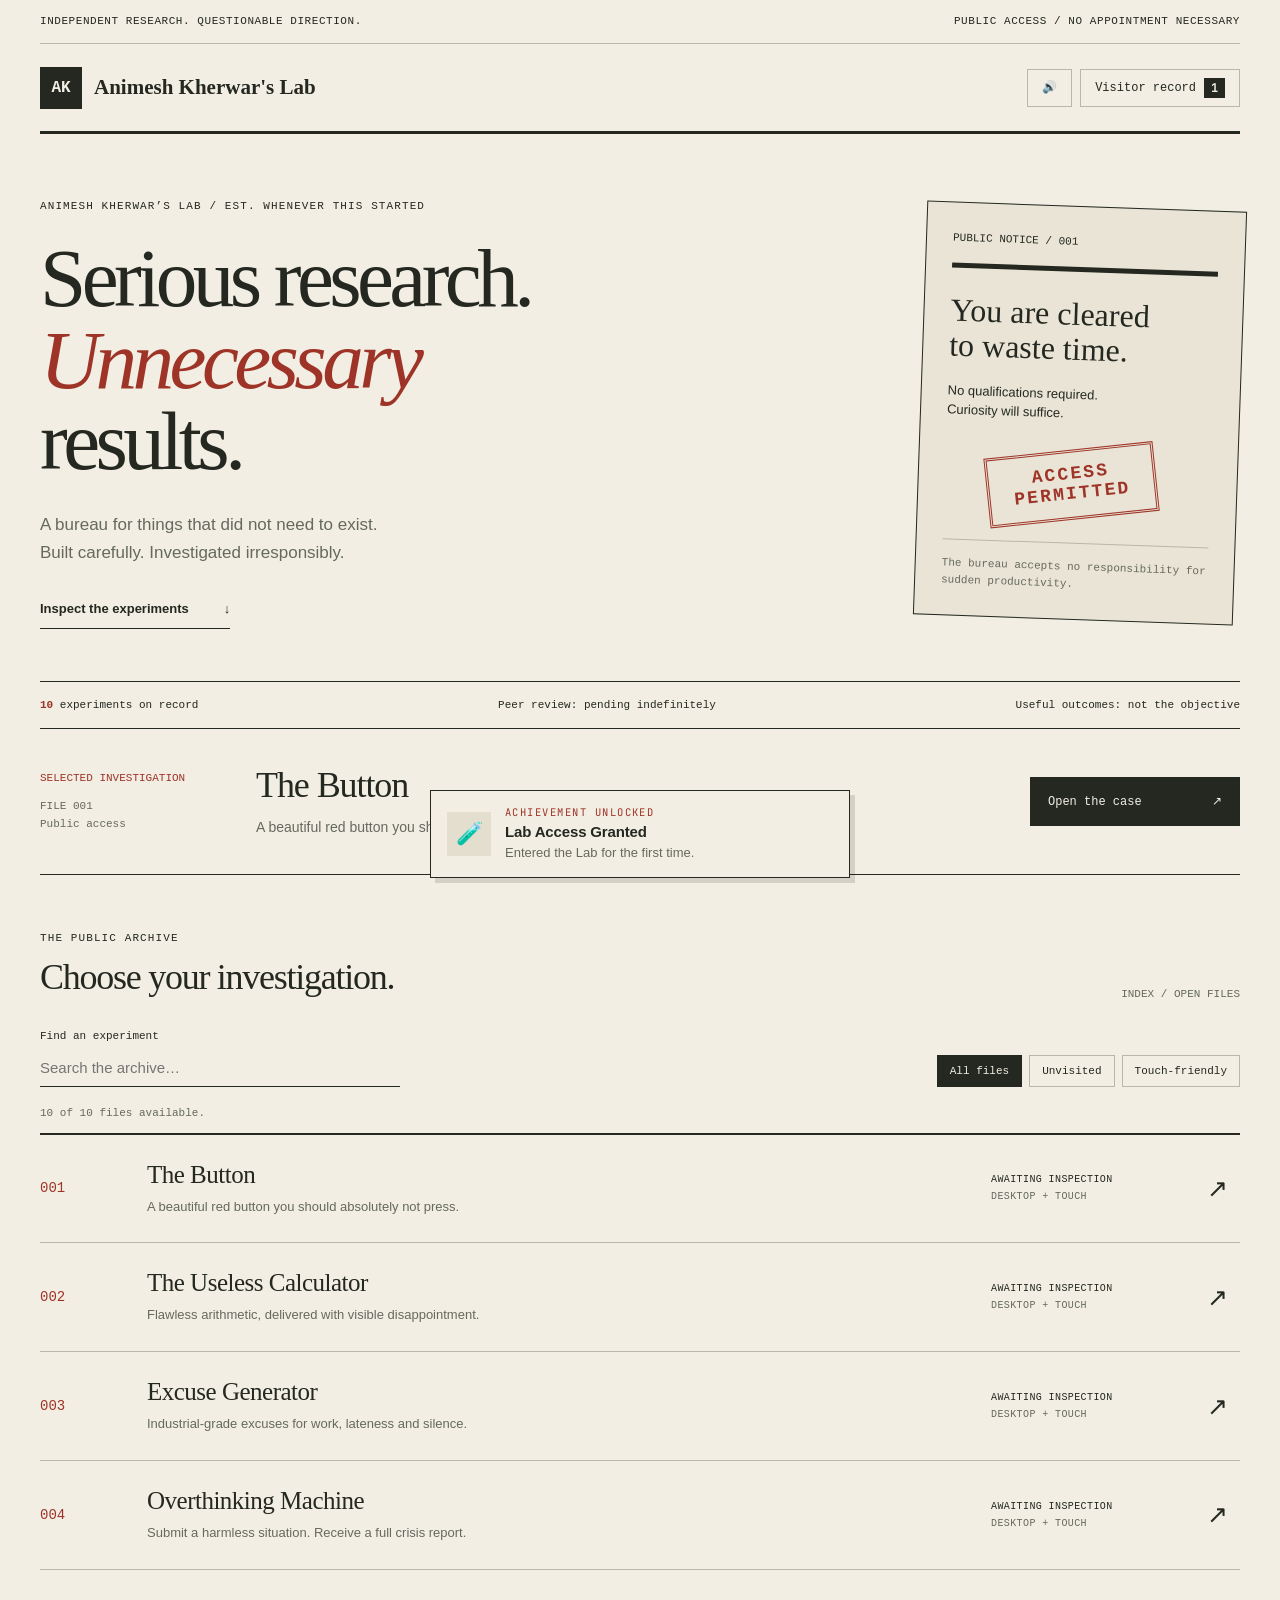
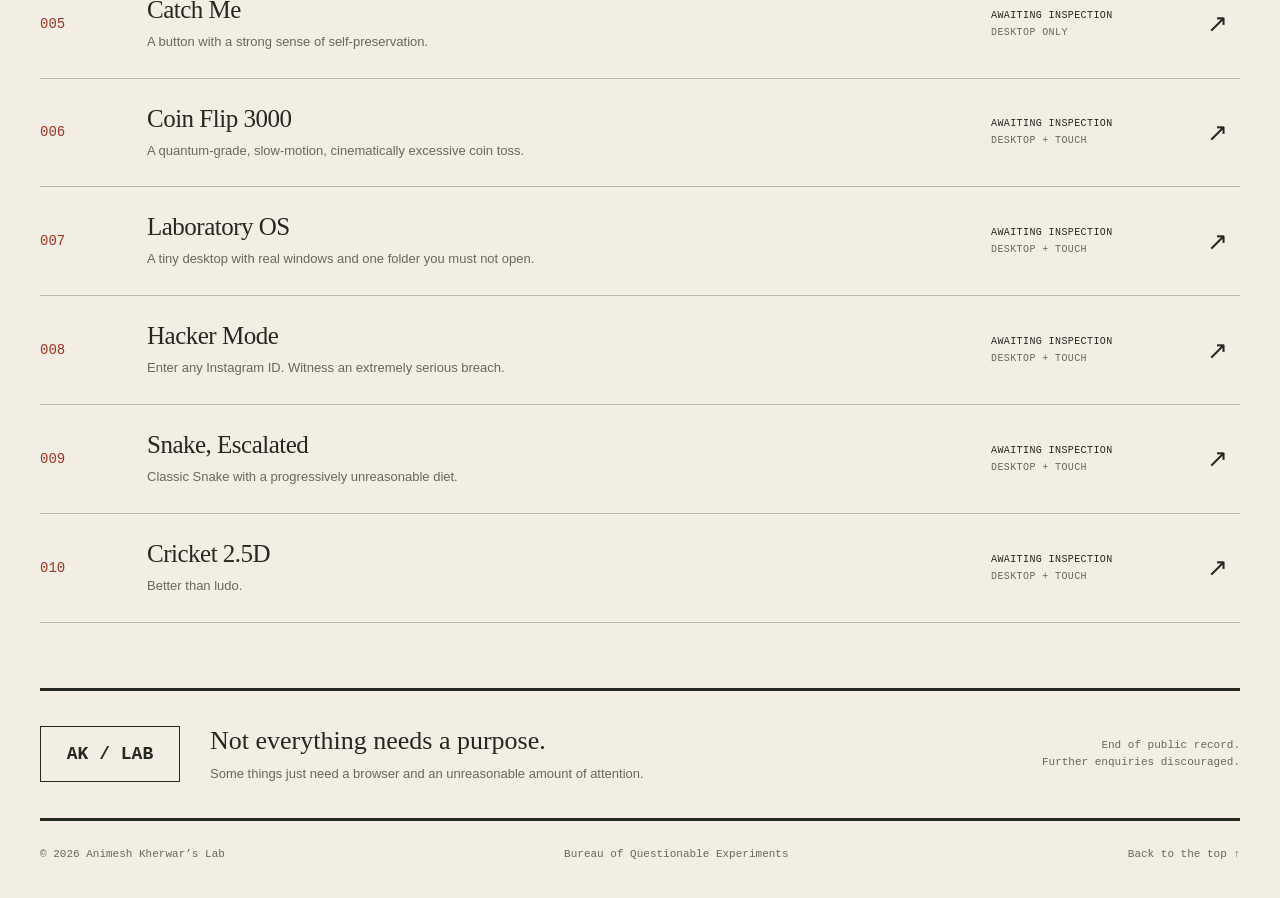
<file: index.html>
<!doctype html>
<html lang="en">
<head>
<meta charset="utf-8"><meta name="viewport" content="width=device-width, initial-scale=1, viewport-fit=cover">
<title>Animesh Kherwar’s Lab · Bureau of Questionable Experiments</title>
<meta name="description" content="An independent bureau for experiments of questionable usefulness. Public access permitted. Productive outcomes not guaranteed.">
<meta name="theme-color" content="#f2eee3">
<meta property="og:title" content="Animesh Kherwar’s Lab"><meta property="og:description" content="Bureau of Questionable Experiments. Public access permitted.">
<link rel="stylesheet" href="assets/css/lab.css"><link rel="stylesheet" href="assets/css/bureau.css">
</head>
<body class="bureau" data-root="./">
<!-- BOC - Bureau redesign - Animesh - 03.11.2026 -->
<a class="skip-link" href="#main">Skip to experiments</a>
<div class="bureau-topline"><span>Independent research. Questionable direction.</span><span>Public access / No appointment necessary</span></div>
<div data-lab-header></div>
<main id="main" class="bureau-main">
<section class="bureau-intro" aria-labelledby="bureau-title">
<div class="intro-copy"><p class="bureau-kicker">Animesh Kherwar’s Lab / Est. whenever this started</p>
<h1 id="bureau-title">Serious research.<br><em>Unnecessary</em><br>results.</h1>
<p class="bureau-deck">A bureau for things that did not need to exist.<br>Built carefully. Investigated irresponsibly.</p>
<a class="bureau-link" href="#experiments">Inspect the experiments <span aria-hidden="true">↓</span></a></div>
<aside class="bureau-notice" aria-label="Public notice"><div class="notice-number">PUBLIC NOTICE / 001</div><div class="notice-rule"></div><p class="notice-title">You are cleared<br>to waste time.</p><p>No qualifications required.<br>Curiosity will suffice.</p><div class="notice-stamp">ACCESS<br>PERMITTED</div><p class="notice-small">The bureau accepts no responsibility for sudden productivity.</p></aside>
</section>
<div class="bureau-ledger"><span><b data-bureau-count>—</b> experiments on record</span><span>Peer review: pending indefinitely</span><span>Useful outcomes: not the objective</span></div>
<section class="bureau-feature" data-bureau-feature aria-label="Featured experiment" hidden></section>
<section id="experiments" class="bureau-directory" aria-labelledby="directory-title">
<div class="directory-heading"><div><p class="bureau-kicker">The public archive</p><h2 id="directory-title">Choose your investigation.</h2></div><span class="directory-ref">INDEX / OPEN FILES</span></div>
<div class="directory-tools"><label class="bureau-search">Find an experiment<input type="search" data-bureau-search placeholder="Search the archive…" autocomplete="off"></label><div class="bureau-filters" role="group" aria-label="Filter experiments"><button type="button" data-filter="all" aria-pressed="true">All files</button><button type="button" data-filter="unvisited" aria-pressed="false">Unvisited</button><button type="button" data-filter="touch" aria-pressed="false">Touch-friendly</button></div></div>
<p class="directory-result" data-bureau-result role="status" aria-live="polite"></p>
<div class="bureau-files" data-bureau-files></div><p class="bureau-empty" data-bureau-empty hidden>No files match this enquiry. Try a less specific suspicion.</p>
<noscript><p>This archive needs JavaScript to list the experiments. Please enable it to continue.</p></noscript>
</section>
<section class="bureau-colophon"><span class="colophon-mark" aria-hidden="true">AK / LAB</span><div><h2>Not everything needs a purpose.</h2><p>Some things just need a browser and an unreasonable amount of attention.</p></div><span class="colophon-note">End of public record.<br>Further enquiries discouraged.</span></section>
</main>
<footer class="bureau-footer"><span>© <span data-year></span> Animesh Kherwar’s Lab</span><span>Bureau of Questionable Experiments</span><a href="#main">Back to the top ↑</a></footer>
<script src="assets/js/registry.js"></script><script src="assets/js/lab.js"></script><script src="assets/js/bureau.js"></script>
<!-- EOC - Bureau redesign - Animesh - 03.11.2026 -->
</body></html>
</file>
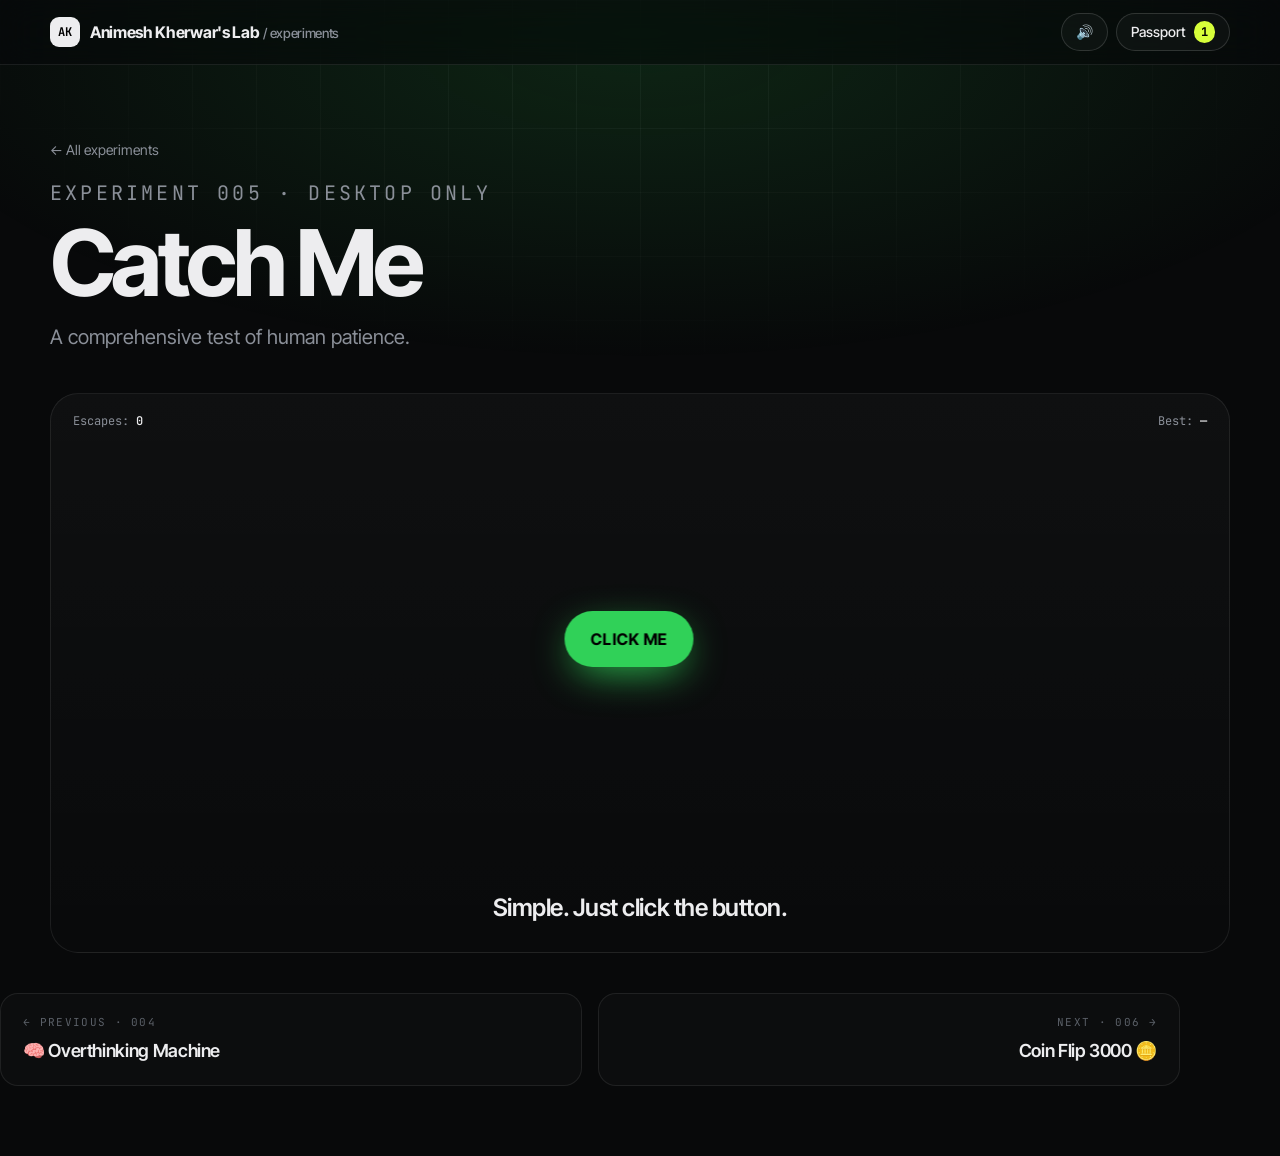
<file: experiments/catch-me/index.html>
<!doctype html>
<html lang="en">
<head>
  <meta charset="utf-8">
  <meta name="viewport" content="width=device-width, initial-scale=1, viewport-fit=cover">
  <title>Catch Me — Animesh Kherwar's Lab</title>
  <meta name="theme-color" content="#08090a">
  <link rel="icon" href="data:image/svg+xml,<svg xmlns='http://www.w3.org/2000/svg' viewBox='0 0 100 100'><text y='.9em' font-size='90'>🧪</text></svg>">
  <link rel="stylesheet" href="../../assets/css/lab.css">
  <style>
    .arena { position: relative; height: min(64vh, 560px); padding: 0; cursor: crosshair; }
    .arena-hud { position: absolute; top: 18px; left: 22px; right: 22px; display: flex; justify-content: space-between; gap: 12px; font-family: var(--mono); font-size: 12px; color: var(--muted); pointer-events: none; z-index: 2; }
    .arena-hud b { color: var(--text); font-weight: 500; }
    .taunt { position: absolute; left: 0; right: 0; bottom: 26px; text-align: center; font-size: clamp(18px, 2.6vw, 24px); font-weight: 600; letter-spacing: -0.02em; pointer-events: none; z-index: 2; padding: 0 16px; }
    .taunt.pop { animation: reveal .4s var(--ease); }
    .runner {
      position: absolute; left: 0; top: 0; z-index: 3;
      height: 56px; padding: 0 26px; border-radius: 999px; border: 0;
      background: var(--exp); color: #000; font-weight: 700; font-size: 16px; letter-spacing: .02em;
      box-shadow: 0 12px 40px -10px var(--exp);
      cursor: pointer; white-space: nowrap;
      transition: transform .32s cubic-bezier(.2,1.4,.4,1);
      will-change: transform;
    }
    .runner.tired { transition-duration: .9s; filter: saturate(.6); }
    .runner.caught { background: #fff; transition: transform .6s var(--ease); }
    .win { position: absolute; inset: 0; z-index: 5; display: none; place-items: center; text-align: center; background: rgba(8,9,10,.88); backdrop-filter: blur(6px); }
    .win.show { display: grid; animation: fadeIn .4s; }
    .win h2 { margin: 10px 0 6px; font-size: clamp(34px, 6vw, 60px); letter-spacing: -0.05em; }
    .win p { color: var(--muted); margin: 0 0 22px; }
  </style>
</head>
<body data-root="../../" data-exp="005">
  <div data-lab-header></div>
  <section data-lab-hero></section>

  <main class="wrap">
    <section class="stage arena" id="arena">
      <div class="arena-hud"><span>Escapes: <b id="escapes">0</b></span><span>Best: <b id="best">—</b></span></div>
      <button class="runner" id="runner">CLICK ME</button>
      <div class="taunt" id="taunt">Simple. Just click the button.</div>
      <div class="win" id="win">
        <div>
          <div style="font-size:54px">🏁</div>
          <h2>You actually caught it.</h2>
          <p id="winText">It took you a while.</p>
          <button class="btn accent" id="again">Release it again</button>
        </div>
      </div>
      <div class="device-gate">
        <div>
          <div class="big">🖱️</div>
          <h3>Mouse required</h3>
          <p>This button refuses to be poked by fingers. It's a desktop-only experiment — try it on a computer.</p>
        </div>
      </div>
    </section>
  </main>

  <nav data-lab-pager></nav>

  <script src="../../assets/js/registry.js"></script>
  <script src="../../assets/js/lab.js"></script>
  <script src="app.js"></script>
</body>
</html>
</file>
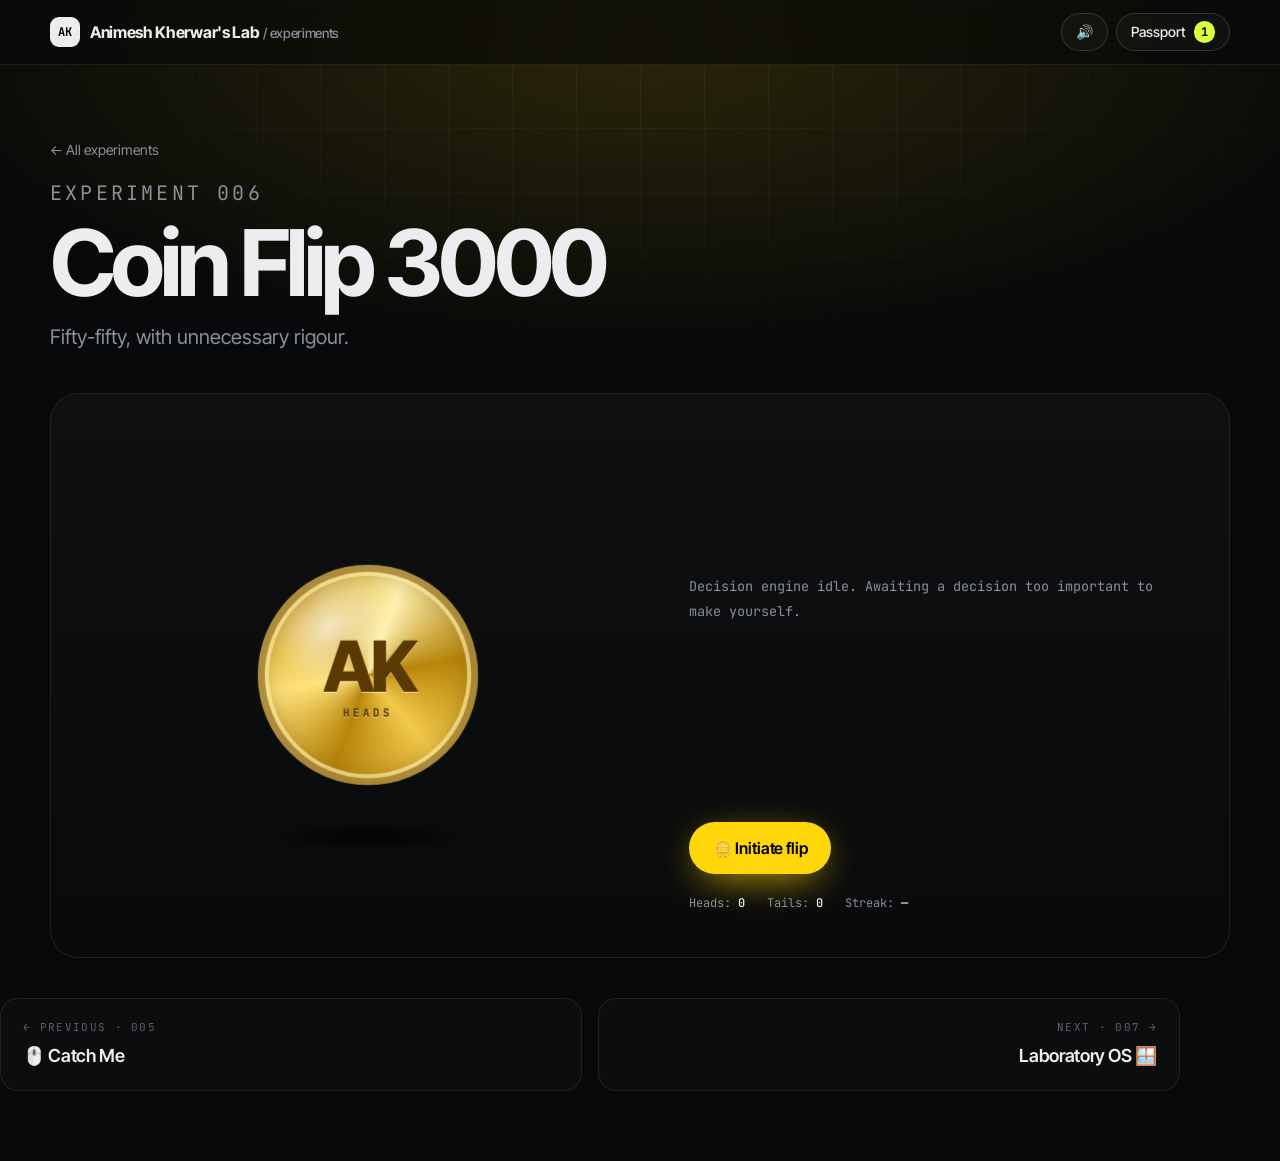
<file: experiments/coin-flip-3000/index.html>
<!doctype html>
<html lang="en">
<head>
  <meta charset="utf-8">
  <meta name="viewport" content="width=device-width, initial-scale=1, viewport-fit=cover">
  <title>Coin Flip 3000 — Animesh Kherwar's Lab</title>
  <meta name="theme-color" content="#08090a">
  <link rel="icon" href="data:image/svg+xml,<svg xmlns='http://www.w3.org/2000/svg' viewBox='0 0 100 100'><text y='.9em' font-size='90'>🧪</text></svg>">
  <link rel="stylesheet" href="../../assets/css/lab.css">
  <style>
    .cf { display: grid; grid-template-columns: 1.1fr 1fr; gap: clamp(20px, 4vw, 48px); align-items: center; }
    .coin-zone { position: relative; height: min(56vh, 460px); display: grid; place-items: center; perspective: 1100px; }
    .coin-zone::after { /* floor shadow */
      content: ""; position: absolute; bottom: 12%; left: 50%; width: 180px; height: 26px; transform: translateX(-50%);
      background: radial-gradient(closest-side, rgba(0,0,0,.75), transparent); transition: transform .4s, opacity .4s;
    }
    .coin-zone.air::after { transform: translateX(-50%) scale(.55); opacity: .45; transition-duration: 1.5s; }
    .coin { position: relative; width: clamp(170px, 40vw, 220px); aspect-ratio: 1; transform-style: preserve-3d; }
    .face {
      position: absolute; inset: 0; border-radius: 50%; backface-visibility: hidden; -webkit-backface-visibility: hidden;
      display: grid; place-items: center;
      background:
        radial-gradient(circle at 32% 28%, rgba(255,255,255,.75), transparent 28%),
        conic-gradient(from 200deg, #b8860b, #ffe27a, #d4a017, #fff3b0, #b8860b, #f2c94c, #b8860b);
      box-shadow: inset 0 0 0 7px rgba(120, 80, 0, .55), inset 0 0 0 11px rgba(255, 236, 160, .7), inset 0 0 30px rgba(90,60,0,.6);
      color: #5a3a00; text-shadow: 0 1px 0 rgba(255,255,255,.55), 0 -1px 0 rgba(0,0,0,.25);
    }
    .face .inner { text-align: center; line-height: 1; }
    .face .mark { font-weight: 800; font-size: clamp(54px, 12vw, 70px); letter-spacing: -0.06em; }
    .face .sub { margin-top: 6px; font-family: var(--mono); font-size: 11px; letter-spacing: .26em; font-weight: 700; }
    .face.front { transform: translateZ(2px); }
    .face.back { transform: rotateX(180deg) translateZ(2px); }
    .coin .edge { position: absolute; inset: 1px; border-radius: 50%; background: #7a5600; }
    .slomo {
      position: absolute; top: 14px; left: 14px; z-index: 3;
      font-family: var(--mono); font-size: 11px; letter-spacing: .18em; color: #ff453a;
      display: none; align-items: center; gap: 8px;
    }
    .slomo i { width: 9px; height: 9px; border-radius: 50%; background: #ff453a; animation: pulse 1s infinite; }
    .coin-zone.air .slomo { display: flex; }
    .coin-zone.air { filter: contrast(1.05) saturate(1.1); }
    .letterbox { position: absolute; left: 0; right: 0; height: 0; background: #000; z-index: 2; transition: height .6s var(--ease); }
    .letterbox.top { top: 0; } .letterbox.bot { bottom: 0; }
    .coin-zone.air .letterbox { height: 9%; }
    .cf-log { font-family: var(--mono); font-size: 13.5px; line-height: 1.85; min-height: 230px; color: #b9c1cc; }
    .cf-log .l { animation: reveal .45s var(--ease) both; }
    .cf-log .l b { color: var(--exp); font-weight: 500; }
    .result { margin: 10px 0 22px; font-size: clamp(56px, 10vw, 104px); font-weight: 800; letter-spacing: -0.06em; line-height: 1; min-height: 1em; }
    .result.pop { animation: slam .6s cubic-bezier(.2,1.6,.4,1); }
    @keyframes slam { from { opacity: 0; transform: scale(1.6); } }
    .cf-stats { display: flex; gap: 22px; flex-wrap: wrap; margin-top: 20px; font-family: var(--mono); font-size: 12px; color: var(--muted); }
    .cf-stats b { color: var(--text); font-weight: 500; }
    @media (max-width: 760px) {
      .cf { grid-template-columns: 1fr; }
      .coin-zone { height: 320px; }
      .cf-log { min-height: 0; }
    }
  </style>
</head>
<body data-root="../../" data-exp="006">
  <div data-lab-header></div>
  <section data-lab-hero></section>

  <main class="wrap">
    <section class="stage">
      <div class="cf">
        <div class="coin-zone" id="zone">
          <div class="letterbox top"></div><div class="letterbox bot"></div>
          <div class="slomo"><i></i>SLOW MOTION · 0.25×</div>
          <div class="coin" id="coin">
            <div class="edge"></div>
            <div class="face front"><div class="inner"><div class="mark">AK</div><div class="sub">HEADS</div></div></div>
            <div class="face back"><div class="inner"><div class="mark">🧪</div><div class="sub">TAILS</div></div></div>
          </div>
        </div>
        <div>
          <div class="result" id="result" aria-live="polite"></div>
          <div class="cf-log" id="log"><span class="muted">Decision engine idle. Awaiting a decision too important to make yourself.</span></div>
          <div style="margin-top:18px"><button class="btn accent" id="flip">🪙 Initiate flip</button></div>
          <div class="cf-stats">
            <span>Heads: <b id="sh">0</b></span><span>Tails: <b id="st">0</b></span><span>Streak: <b id="ss">—</b></span>
          </div>
        </div>
      </div>
    </section>
  </main>

  <nav data-lab-pager></nav>

  <script src="../../assets/js/registry.js"></script>
  <script src="../../assets/js/lab.js"></script>
  <script src="app.js"></script>
</body>
</html>
</file>
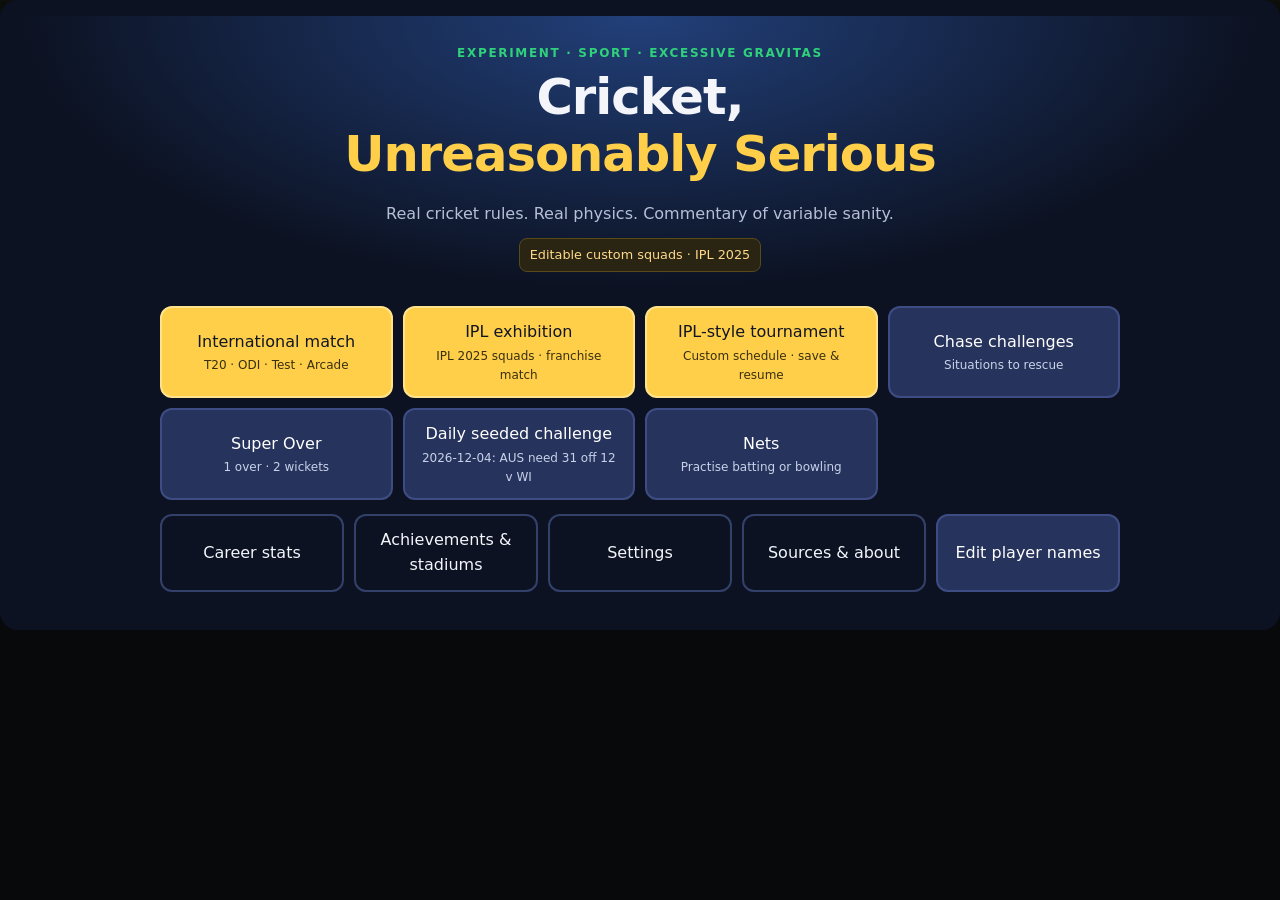
<file: experiments/cricket/index.html>
<!doctype html>
<html lang="en">
<head>
  <meta charset="utf-8">
  <meta name="viewport" content="width=device-width, initial-scale=1, viewport-fit=cover">
  <meta name="theme-color" content="#0c1222">
  <title>Cricket, Unreasonably Serious — Animesh Kherwar's Lab</title>
  <meta name="description" content="A broadcast-style cricket game: Test, ODI, T20, IPL-style tournament, nets, chases and super overs. Runs entirely in your browser.">
  <link rel="stylesheet" href="../../assets/css/lab.css">
  <link rel="stylesheet" href="styles.css">
</head>
<body class="crk-page">
  <!-- ===== SHARED LAB SHELL: START (keep identical to the other experiment pages) ===== -->
  <!-- ===== SHARED LAB SHELL: END ===== -->

  <main id="crk" class="crk" aria-labelledby="crk-title">
    <!-- HOME -->
    <section class="crk-screen is-active" id="scr-home" aria-labelledby="crk-title">
      <div class="crk-hero">
        <p class="crk-kicker">Experiment · Sport · Excessive gravitas</p>
        <h1 id="crk-title">Cricket, <span>Unreasonably Serious</span></h1>
        <p class="crk-sub">Real cricket rules. Real physics. Commentary of variable sanity.</p>
        <p class="crk-snap" id="home-snapshot"></p>
      </div>
      <nav class="crk-menu" aria-label="Game modes">
        <button class="crk-btn crk-btn--primary" data-go="setup" data-mode="intl">International match<small>T20 · ODI · Test · Arcade</small></button>
        <button class="crk-btn crk-btn--primary" data-go="setup" data-mode="ipl">IPL exhibition<small id="ipl-season-small">Franchise match</small></button>
        <button class="crk-btn crk-btn--primary" data-go="tour">IPL-style tournament<small>Custom schedule · save &amp; resume</small></button>
        <button class="crk-btn" data-go="challenges">Chase challenges<small>Situations to rescue</small></button>
        <button class="crk-btn" data-go="setup" data-mode="super">Super Over<small>1 over · 2 wickets</small></button>
        <button class="crk-btn" data-act="daily">Daily seeded challenge<small id="daily-small">Same for everyone today</small></button>
        <button class="crk-btn" data-go="setup" data-mode="nets">Nets<small>Practise batting or bowling</small></button>
        <button class="crk-btn crk-btn--resume" data-act="resume" id="btn-resume" hidden>Resume saved match<small id="resume-small"></small></button>
      </nav>
      <nav class="crk-menu crk-menu--small" aria-label="More">
        <button class="crk-btn crk-btn--ghost" data-go="career">Career stats</button>
        <button class="crk-btn crk-btn--ghost" data-go="unlocks">Achievements &amp; stadiums</button>
        <button class="crk-btn crk-btn--ghost" data-go="settings">Settings</button>
        <button class="crk-btn crk-btn--ghost" data-go="about">Sources &amp; about</button>
      </nav>
    </section>

    <!-- SETUP -->
    <section class="crk-screen" id="scr-setup" aria-labelledby="setup-title">
      <header class="crk-bar"><button class="crk-btn crk-btn--ghost crk-back" data-go="home" aria-label="Back to menu">← Back</button><h2 id="setup-title">Match setup</h2></header>
      <div class="crk-panel">
        <fieldset class="crk-field" id="fs-format"><legend>Format</legend><div class="crk-chips" id="format-chips"></div><p class="crk-note" id="format-note"></p></fieldset>
        <div class="crk-two">
          <fieldset class="crk-field"><legend>Your team</legend>
            <label class="crk-lbl" for="sel-a">Team</label><select id="sel-a" class="crk-select"></select>
            <p class="crk-snapline" id="snap-a"></p>
            <button class="crk-btn crk-btn--small" data-act="edit-xi" data-team="0">Edit XI, keeper, captain &amp; order</button>
            <p class="crk-xi-sum" id="xi-sum-a"></p>
          </fieldset>
          <fieldset class="crk-field"><legend>Opponent</legend>
            <label class="crk-lbl" for="sel-b">Team</label><select id="sel-b" class="crk-select"></select>
            <p class="crk-snapline" id="snap-b"></p>
            <button class="crk-btn crk-btn--small" data-act="edit-xi" data-team="1">Edit opponent XI</button>
            <p class="crk-xi-sum" id="xi-sum-b"></p>
          </fieldset>
        </div>
        <fieldset class="crk-field" id="fs-nets" hidden><legend>Nets mode</legend>
          <div class="crk-chips"><label class="crk-chip"><input type="radio" name="netsrole" value="bat" checked> Bat</label><label class="crk-chip"><input type="radio" name="netsrole" value="bowl"> Bowl</label></div>
        </fieldset>
        <div class="crk-two">
          <label class="crk-lbl">Difficulty
            <select id="sel-diff" class="crk-select"><option value="easy">Easy</option><option value="normal" selected>Normal</option><option value="hard">Hard</option><option value="legend">Legend</option></select>
          </label>
          <label class="crk-lbl">Stadium
            <select id="sel-theme" class="crk-select"></select>
          </label>
        </div>
        <ul class="crk-errors" id="setup-errors" role="alert"></ul>
        <button class="crk-btn crk-btn--primary crk-wide" data-act="to-toss">Continue to toss</button>
      </div>
    </section>

    <!-- XI EDITOR -->
    <section class="crk-screen" id="scr-xi" aria-labelledby="xi-title">
      <header class="crk-bar"><button class="crk-btn crk-btn--ghost crk-back" data-act="xi-done" aria-label="Save XI and go back">← Done</button><h2 id="xi-title">Playing XI</h2></header>
      <div class="crk-panel">
        <p class="crk-note" id="xi-rules"></p>
        <div class="crk-two crk-two--xi">
          <div><h3>Squad</h3><ul class="crk-list" id="xi-squad"></ul></div>
          <div><h3>Batting order</h3><ol class="crk-list crk-order" id="xi-order"></ol>
            <label class="crk-lbl">Wicketkeeper <select id="xi-keeper" class="crk-select"></select></label>
            <label class="crk-lbl">Captain <select id="xi-captain" class="crk-select"></select></label>
            <label class="crk-lbl" id="xi-impact-wrap" hidden>Impact Player substitute <select id="xi-impact" class="crk-select"></select></label>
          </div>
        </div>
        <ul class="crk-errors" id="xi-errors" role="alert"></ul>
      </div>
    </section>

    <!-- TOSS -->
    <section class="crk-screen" id="scr-toss" aria-labelledby="toss-title">
      <header class="crk-bar"><button class="crk-btn crk-btn--ghost crk-back" data-go="setup">← Back</button><h2 id="toss-title">The toss</h2></header>
      <div class="crk-panel crk-center">
        <div class="crk-coin" id="coin" aria-hidden="true"><span>H</span></div>
        <p id="toss-text" aria-live="polite">Call it.</p>
        <div class="crk-row" id="toss-call"><button class="crk-btn crk-btn--primary" data-act="call" data-v="H">Heads</button><button class="crk-btn crk-btn--primary" data-act="call" data-v="T">Tails</button></div>
        <div class="crk-row" id="toss-choose" hidden><button class="crk-btn crk-btn--primary" data-act="choose" data-v="bat">Bat first</button><button class="crk-btn crk-btn--primary" data-act="choose" data-v="bowl">Bowl first</button></div>
        <button class="crk-btn" id="toss-go" data-act="start-match" hidden>Start match</button>
      </div>
    </section>

    <!-- MATCH -->
    <section class="crk-screen crk-screen--match" id="scr-match" aria-label="Match">
      <div class="crk-stage" id="stage">
        <canvas id="cv" class="crk-canvas" role="img" aria-label="Cricket field view"></canvas>
        <div class="crk-score" id="score" aria-live="off">
          <div class="crk-score__main"><span class="crk-score__team" id="sb-team">—</span><strong id="sb-runs">0/0</strong><span id="sb-overs">0.0</span><span class="crk-tag" id="sb-tag"></span></div>
          <div class="crk-score__sub"><span id="sb-bat1"></span><span id="sb-bat2"></span><span id="sb-bowl"></span></div>
          <div class="crk-score__sub"><span id="sb-info"></span><span id="sb-part"></span></div>
          <div class="crk-over" id="sb-over" aria-label="This over"></div>
        </div>
        <p class="crk-ticker" id="ticker" aria-live="polite"></p>
        <div class="crk-feedback" id="feedback" aria-hidden="true"></div>
        <div class="crk-timing" id="timing" hidden><i id="timing-fill"></i><b id="timing-zone"></b></div>
        <button class="crk-btn crk-btn--icon crk-pausebtn" data-act="pause" aria-label="Pause">II</button>

        <!-- batting controls -->
        <div class="crk-ctl crk-ctl--bat" id="ctl-bat" hidden>
          <div class="crk-aimpad" id="aimpad" role="slider" tabindex="0" aria-label="Shot direction" aria-valuemin="-180" aria-valuemax="180" aria-valuenow="0"><i id="aimknob"></i><span id="aimlabel">Straight</span></div>
          <div class="crk-shotbtns">
            <button class="crk-btn crk-btn--shot" data-shot="ground" aria-label="Ground shot (J or Space)">Ground</button>
            <button class="crk-btn crk-btn--shot crk-btn--loft" data-shot="loft" aria-label="Lofted shot (K)">Loft</button>
            <button class="crk-btn crk-btn--shot crk-btn--defend" data-shot="defend" aria-label="Defend (L)">Defend</button>
            <button class="crk-btn crk-btn--shot crk-btn--leave" data-shot="leave" aria-label="Leave the ball (H)">Leave</button>
          </div>
        </div>
        <div class="crk-ctl crk-ctl--run" id="ctl-run" hidden>
          <button class="crk-btn crk-btn--run" data-act="run" aria-label="Run (R)">Run</button>
          <button class="crk-btn crk-btn--return" data-act="return" aria-label="Return / stay (E)">Return</button>
        </div>
        <!-- bowling controls -->
        <div class="crk-ctl crk-ctl--bowl" id="ctl-bowl" hidden>
          <div class="crk-types" id="bowl-types" role="radiogroup" aria-label="Delivery type"></div>
          <p class="crk-hint" id="bowl-hint">Tap the pitch to aim · then release in the green</p>
          <div class="crk-meter" id="meter" aria-hidden="true"><i id="meter-needle"></i><b></b></div>
          <button class="crk-btn crk-btn--release" data-act="release" aria-label="Release (Space)">Release</button>
        </div>
        <!-- between-ball controls -->
        <div class="crk-ctl crk-ctl--between" id="ctl-between" hidden>
          <button class="crk-btn crk-btn--primary" data-act="next">Next ball</button>
          <button class="crk-btn" data-act="replay" id="btn-replay">Replay</button>
          <button class="crk-btn" data-act="sim-over">Sim over</button>
          <button class="crk-btn" data-act="sim-inn">Sim innings</button>
          <button class="crk-btn" data-act="field" id="btn-field">Field</button>
          <button class="crk-btn" data-act="card">Scorecard</button>
          <button class="crk-btn" data-act="declare" id="btn-declare" hidden>Declare</button>
          <button class="crk-btn" data-act="impact" id="btn-impact" hidden>Impact Player</button>
          <button class="crk-btn" data-act="pause" id="btn-exit" hidden>Finish nets</button>
        </div>
        <div class="crk-ctl crk-ctl--skip" id="ctl-skip" hidden><button class="crk-btn" data-act="skip">Skip ▶▶</button></div>
        <!-- field editor -->
        <div class="crk-ctl crk-ctl--field" id="ctl-field" hidden>
          <p class="crk-hint" id="field-hint">Drag fielders. Dashed ring = 30-yard circle.</p>
          <div class="crk-chips" id="field-presets"></div>
          <div class="crk-row"><button class="crk-btn crk-btn--primary" data-act="field-save">Done</button><button class="crk-btn" data-act="field-reset">Use preset only</button></div>
        </div>
      </div>
      <p class="crk-sr" id="sr-live" aria-live="assertive"></p>
    </section>

    <!-- TOURNAMENT -->
    <section class="crk-screen" id="scr-tour" aria-labelledby="tour-title">
      <header class="crk-bar"><button class="crk-btn crk-btn--ghost crk-back" data-go="home">← Back</button><h2 id="tour-title">IPL-style tournament</h2></header>
      <div class="crk-panel" id="tour-body"></div>
    </section>

    <!-- CHALLENGES -->
    <section class="crk-screen" id="scr-challenges" aria-labelledby="ch-title">
      <header class="crk-bar"><button class="crk-btn crk-btn--ghost crk-back" data-go="home">← Back</button><h2 id="ch-title">Chase challenges</h2></header>
      <div class="crk-panel"><ul class="crk-cards" id="ch-list"></ul></div>
    </section>

    <!-- CAREER -->
    <section class="crk-screen" id="scr-career" aria-labelledby="car-title">
      <header class="crk-bar"><button class="crk-btn crk-btn--ghost crk-back" data-go="home">← Back</button><h2 id="car-title">Career statistics (this browser)</h2></header>
      <div class="crk-panel" id="career-body"></div>
    </section>

    <!-- UNLOCKS -->
    <section class="crk-screen" id="scr-unlocks" aria-labelledby="un-title">
      <header class="crk-bar"><button class="crk-btn crk-btn--ghost crk-back" data-go="home">← Back</button><h2 id="un-title">Achievements &amp; stadiums</h2></header>
      <div class="crk-panel" id="unlocks-body"></div>
    </section>

    <!-- SETTINGS -->
    <section class="crk-screen" id="scr-settings" aria-labelledby="set-title">
      <header class="crk-bar"><button class="crk-btn crk-btn--ghost crk-back" data-go="home">← Back</button><h2 id="set-title">Settings</h2></header>
      <form class="crk-panel crk-form" id="settings-form" onsubmit="return false">
        <label class="crk-lbl">Commentary
          <select name="commentary" class="crk-select"><option value="serious">Serious</option><option value="light">Light banter</option><option value="full">Full nonsense</option><option value="off">Off</option></select></label>
        <label class="crk-check"><input type="checkbox" name="assistTiming"> Assisted timing (wider window, timing bar, bounce marker)</label>
        <label class="crk-check"><input type="checkbox" name="assistRun"> Assisted running (AI calls runs; you can still Return)</label>
        <label class="crk-check"><input type="checkbox" name="autoNext"> Fast-forward: auto-start the next ball</label>
        <label class="crk-check"><input type="checkbox" name="reducedMotion"> Reduced motion (no camera sweeps, shakes or confetti)</label>
        <label class="crk-check"><input type="checkbox" name="sound"> Game sound (inside the Lab, the Lab mute always wins)</label>
        <label class="crk-check"><input type="checkbox" name="labels"> Show player name labels on the field</label>
        <p class="crk-note" id="sound-note"></p>
        <h3>Saved data</h3>
        <div class="crk-row"><button class="crk-btn crk-btn--danger" type="button" data-act="reset-data">Reset all cricket data</button></div>
        <h3>Keyboard</h3>
        <p class="crk-note">Batting: ←/→ or A/D aim · J or Space ground · K loft · L defend · H leave · R run · E return.<br>Bowling: 1–6 delivery type · arrow keys move target · Space release.<br>General: N next ball · P or Esc pause · C scorecard · F field.</p>
      </form>
    </section>

    <!-- ABOUT -->
    <section class="crk-screen" id="scr-about" aria-labelledby="ab-title">
      <header class="crk-bar"><button class="crk-btn crk-btn--ghost crk-back" data-go="home">← Back</button><h2 id="ab-title">Sources &amp; about</h2></header>
      <div class="crk-panel" id="about-body"></div>
    </section>

    <!-- MODAL -->
    <div class="crk-modal" id="modal" role="dialog" aria-modal="true" aria-labelledby="modal-title" hidden>
      <div class="crk-modal__box">
        <header class="crk-modal__head"><h2 id="modal-title"></h2><button class="crk-btn crk-btn--icon" data-act="modal-close" aria-label="Close">✕</button></header>
        <div class="crk-modal__body" id="modal-body"></div>
      </div>
    </div>
  </main>

  <script src="../../assets/js/registry.js" defer></script>
  <script src="../../assets/js/lab.js" defer></script>
  <script src="engine.js" defer></script>
  <script src="physics.js" defer></script>
  <script src="ai.js" defer></script>
  <script src="sim.js" defer></script>
  <script src="teams.js" defer></script>
  <script src="tournament.js" defer></script>
  <script src="loop.js" defer></script>
  <script src="render.js" defer></script>
  <script src="audio.js" defer></script>
  <script src="commentary.js" defer></script>
  <script src="update.js" defer></script>
  <script src="app.js" defer></script>
</body>
</html>

<!-- BOC/EOC - Cricket controls update - Animesh - 26.10.2026 -->
</file>
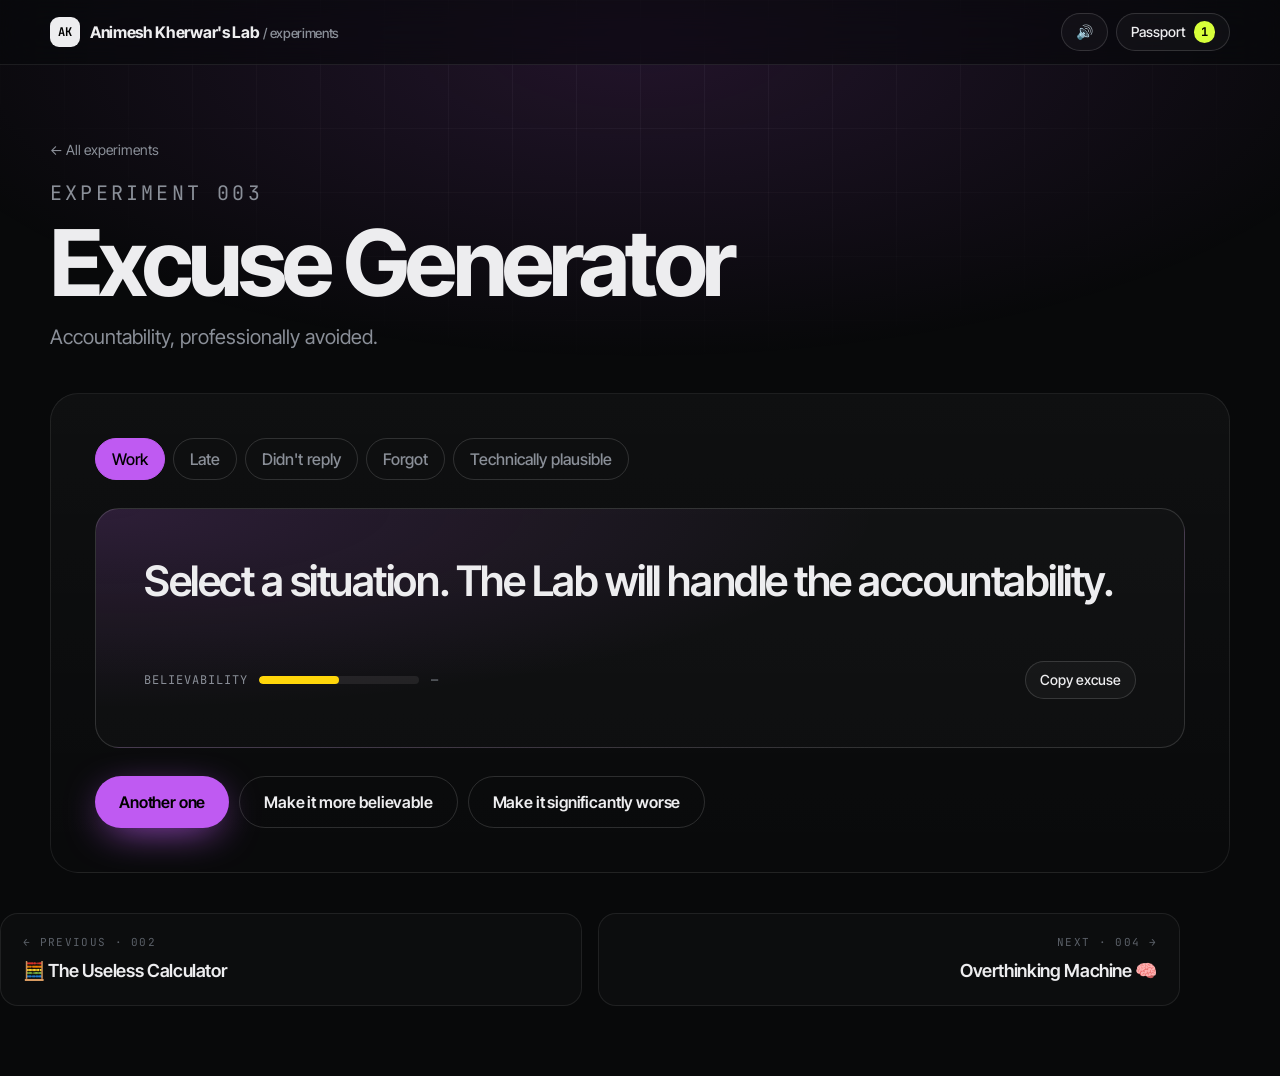
<file: experiments/excuse-generator/index.html>
<!doctype html>
<html lang="en">
<head>
  <meta charset="utf-8">
  <meta name="viewport" content="width=device-width, initial-scale=1, viewport-fit=cover">
  <title>Excuse Generator — Animesh Kherwar's Lab</title>
  <meta name="theme-color" content="#08090a">
  <link rel="icon" href="data:image/svg+xml,<svg xmlns='http://www.w3.org/2000/svg' viewBox='0 0 100 100'><text y='.9em' font-size='90'>🧪</text></svg>">
  <link rel="stylesheet" href="../../assets/css/lab.css">
  <style>
    .cats { display: flex; gap: 8px; flex-wrap: wrap; }
    .cat {
      height: 42px; padding: 0 16px; border-radius: 999px; cursor: pointer;
      border: 1px solid var(--line-2); background: transparent; color: var(--muted); font-weight: 500;
      transition: all .2s;
    }
    .cat:hover { color: var(--text); }
    .cat.on { background: var(--exp); color: #000; border-color: var(--exp); }
    .excuse-card {
      margin: 28px 0; padding: clamp(24px, 5vw, 48px); border-radius: 24px;
      background: radial-gradient(120% 140% at 0% 0%, color-mix(in srgb, var(--exp) 16%, transparent), transparent 60%), rgba(255,255,255,.02);
      border: 1px solid var(--line-2); min-height: 240px;
      display: flex; flex-direction: column; justify-content: space-between; gap: 24px;
    }
    .excuse-text { font-size: clamp(24px, 4.2vw, 42px); line-height: 1.12; letter-spacing: -0.035em; font-weight: 600; }
    .excuse-text.pop { animation: reveal .55s var(--ease); }
    .excuse-meta { display: flex; justify-content: space-between; align-items: center; gap: 16px; flex-wrap: wrap; }
    .meter { display: flex; align-items: center; gap: 12px; font-family: var(--mono); font-size: 12px; color: var(--muted); text-transform: uppercase; letter-spacing: .08em; }
    .meter-bar { width: 160px; height: 8px; border-radius: 99px; background: rgba(255,255,255,.08); overflow: hidden; }
    .meter-bar i { display: block; height: 100%; border-radius: 99px; transition: width .6s var(--ease), background .6s; }
    .actions { display: flex; gap: 10px; flex-wrap: wrap; }
    @media (max-width: 640px) {
      .actions .btn { flex: 1 1 100%; }
      .cats { overflow-x: auto; flex-wrap: nowrap; padding-bottom: 6px; scrollbar-width: none; }
      .cat { flex: none; }
    }
  </style>
</head>
<body data-root="../../" data-exp="003">
  <div data-lab-header></div>
  <section data-lab-hero></section>

  <main class="wrap">
    <section class="stage">
      <div class="cats" id="cats" role="tablist" aria-label="Excuse category"></div>

      <div class="excuse-card">
        <div class="excuse-text" id="excuse" aria-live="polite">Select a situation. The Lab will handle the accountability.</div>
        <div class="excuse-meta">
          <div class="meter">Believability <span class="meter-bar"><i id="bar" style="width:50%;background:#ffd60a"></i></span> <span id="barLabel">—</span></div>
          <button class="chip-btn" id="copy">Copy excuse</button>
        </div>
      </div>

      <div class="actions">
        <button class="btn accent" id="another">Another one</button>
        <button class="btn ghost" id="better">Make it more believable</button>
        <button class="btn ghost" id="worse">Make it significantly worse</button>
      </div>
    </section>
  </main>

  <nav data-lab-pager></nav>

  <script src="../../assets/js/registry.js"></script>
  <script src="../../assets/js/lab.js"></script>
  <script src="app.js"></script>
</body>
</html>
</file>
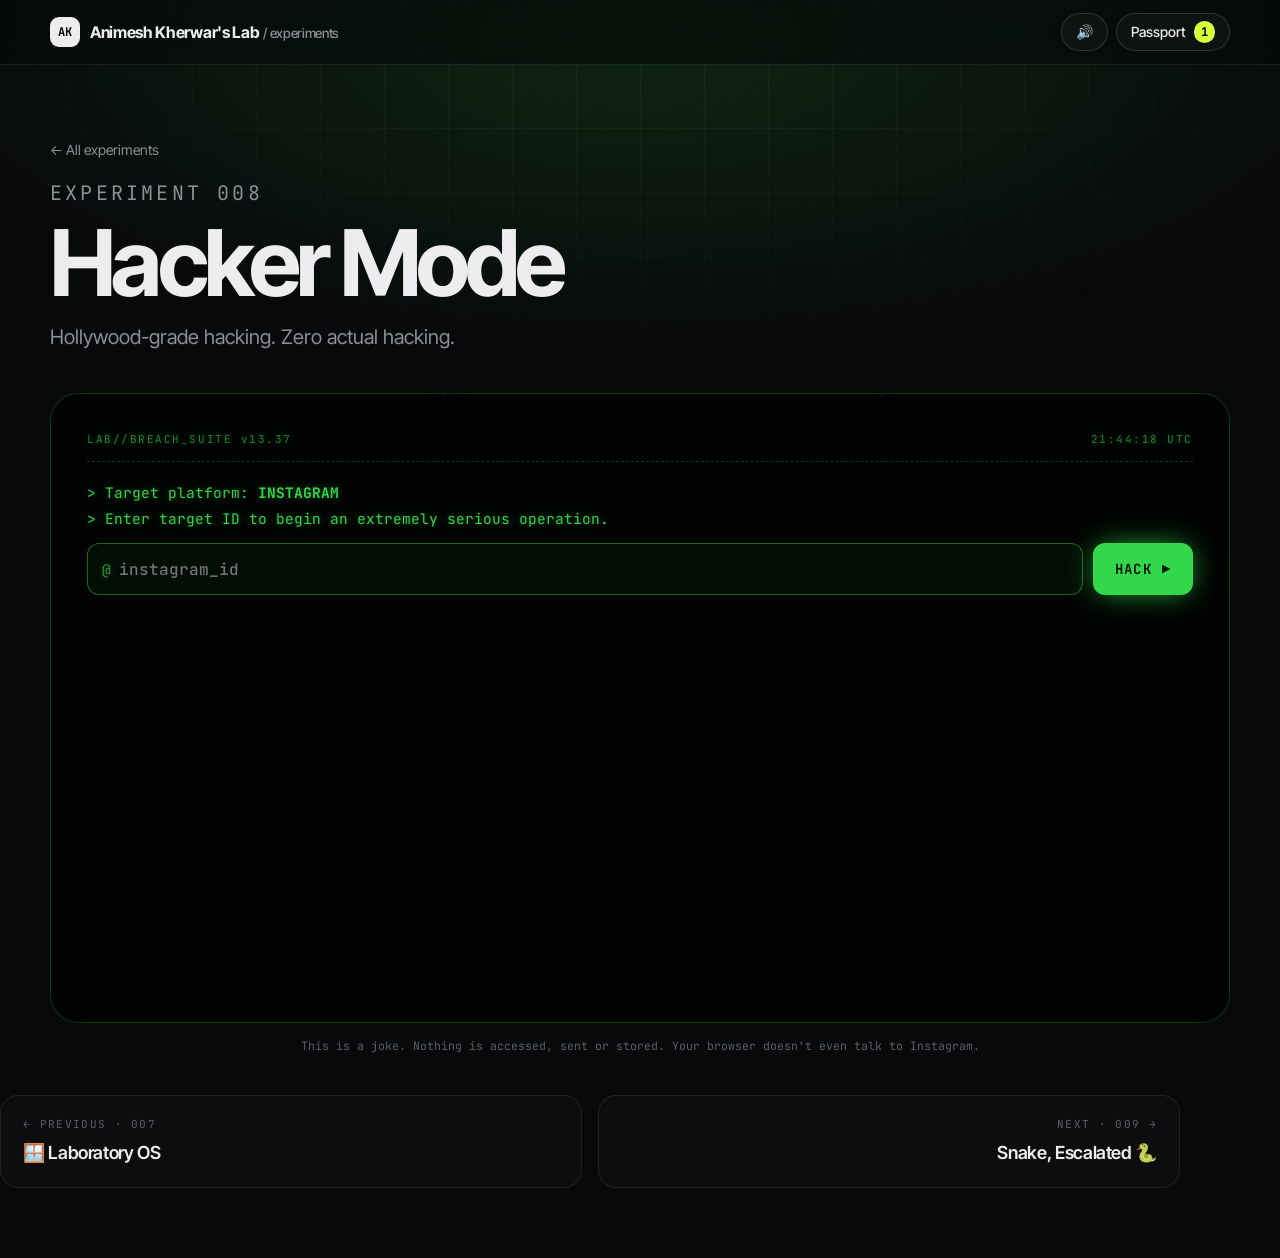
<file: experiments/hacker-mode/index.html>
<!doctype html>
<html lang="en">
<head>
  <meta charset="utf-8">
  <meta name="viewport" content="width=device-width, initial-scale=1, viewport-fit=cover">
  <title>Hacker Mode — Animesh Kherwar's Lab</title>
  <meta name="theme-color" content="#08090a">
  <link rel="icon" href="data:image/svg+xml,<svg xmlns='http://www.w3.org/2000/svg' viewBox='0 0 100 100'><text y='.9em' font-size='90'>🧪</text></svg>">
  <link rel="stylesheet" href="../../assets/css/lab.css">
  <style>
    .hk { position: relative; padding: 0; background: #020403; border-color: rgba(50,215,75,.25); min-height: min(70vh, 640px); }
    .hk canvas { position: absolute; inset: 0; width: 100%; height: 100%; opacity: .16; pointer-events: none; }
    .hk-inner { position: relative; z-index: 1; padding: clamp(18px, 4vw, 36px); font-family: var(--mono); color: #32d74b; font-size: clamp(12.5px, 2.4vw, 14.5px); line-height: 1.75; text-shadow: 0 0 8px rgba(50,215,75,.45); }
    .hk-top { display: flex; justify-content: space-between; gap: 10px; color: rgba(50,215,75,.6); font-size: 11px; letter-spacing: .14em; border-bottom: 1px dashed rgba(50,215,75,.25); padding-bottom: 12px; margin-bottom: 18px; }
    .hk-form { display: flex; align-items: center; gap: 10px; flex-wrap: wrap; }
    .hk-field { flex: 1 1 260px; display: flex; align-items: center; gap: 6px; border: 1px solid rgba(50,215,75,.45); border-radius: 12px; padding: 0 14px; height: 52px; background: rgba(50,215,75,.05); }
    .hk-field span { opacity: .7; }
    .hk-field input { flex: 1; min-width: 0; background: transparent; border: 0; outline: none; color: #b6ffc2; font: 500 16px var(--mono); }
    .hk-go { height: 52px; padding: 0 22px; border-radius: 12px; border: 0; cursor: pointer; background: #32d74b; color: #001a05; font: 700 14px var(--mono); letter-spacing: .1em; box-shadow: 0 0 30px -6px #32d74b; }
    .hk-go:disabled { opacity: .4; cursor: not-allowed; }
    .hk-err { color: #ff6961; min-height: 22px; margin-top: 8px; font-size: 12.5px; text-shadow: none; }
    .hk-out { margin-top: 18px; white-space: pre-wrap; word-break: break-word; }
    .hk-out .dim { color: rgba(50,215,75,.55); }
    .hk-out .red { color: #ff453a; text-shadow: 0 0 10px rgba(255,69,58,.6); }
    .hk-out .white { color: #fff; text-shadow: none; }
    .bar { display: inline-block; letter-spacing: -1px; }
    .granted { display: inline-block; margin: 10px 0; padding: 10px 18px; border: 2px solid #ff453a; color: #ff453a; font-weight: 700; font-size: clamp(18px, 4vw, 26px); letter-spacing: .2em; animation: blink .5s steps(2) 6; }
    @keyframes blink { 50% { opacity: 0; } }
    .reveal-card { margin-top: 20px; padding: 22px; border-radius: 18px; background: #f5f5f7; color: #111; font-family: var(--font); text-shadow: none; line-height: 1.5; animation: reveal .6s var(--ease); }
    .reveal-card h3 { margin: 0 0 6px; font-size: clamp(22px, 4vw, 30px); letter-spacing: -0.03em; }
    .reveal-card p { margin: 6px 0; color: #444; }
    .reveal-card .btns { display: flex; gap: 10px; flex-wrap: wrap; margin-top: 16px; }
    .reveal-card .btn { box-shadow: none; }
    .reveal-card .btn.dark { background: #111; color: #fff; }
    .disclaimer { margin-top: 14px; font-family: var(--mono); font-size: 11.5px; color: var(--dim); text-align: center; }
    .cursor::after { content: "▋"; animation: blink 1s steps(2) infinite; }
  </style>
</head>
<body data-root="../../" data-exp="008">
  <div data-lab-header></div>
  <section data-lab-hero></section>

  <main class="wrap">
    <section class="stage hk">
      <canvas id="rain"></canvas>
      <div class="hk-inner">
        <div class="hk-top"><span>LAB//BREACH_SUITE v13.37</span><span id="hkClock"></span></div>
        <div>&gt; Target platform: <b>INSTAGRAM</b></div>
        <div style="margin-bottom:12px">&gt; Enter target ID to begin an extremely serious operation.</div>
        <form class="hk-form" id="form" autocomplete="off">
          <label class="hk-field"><span>@</span><input id="handle" maxlength="30" placeholder="instagram_id" spellcheck="false" autocapitalize="off" aria-label="Instagram ID"></label>
          <button class="hk-go" id="go" type="submit">HACK ▶</button>
        </form>
        <div class="hk-err" id="err"></div>
        <div class="hk-out" id="out"></div>
      </div>
    </section>
    <p class="disclaimer">This is a joke. Nothing is accessed, sent or stored. Your browser doesn't even talk to Instagram.</p>
  </main>

  <nav data-lab-pager></nav>

  <script src="../../assets/js/registry.js"></script>
  <script src="../../assets/js/lab.js"></script>
  <script src="app.js"></script>
</body>
</html>
</file>
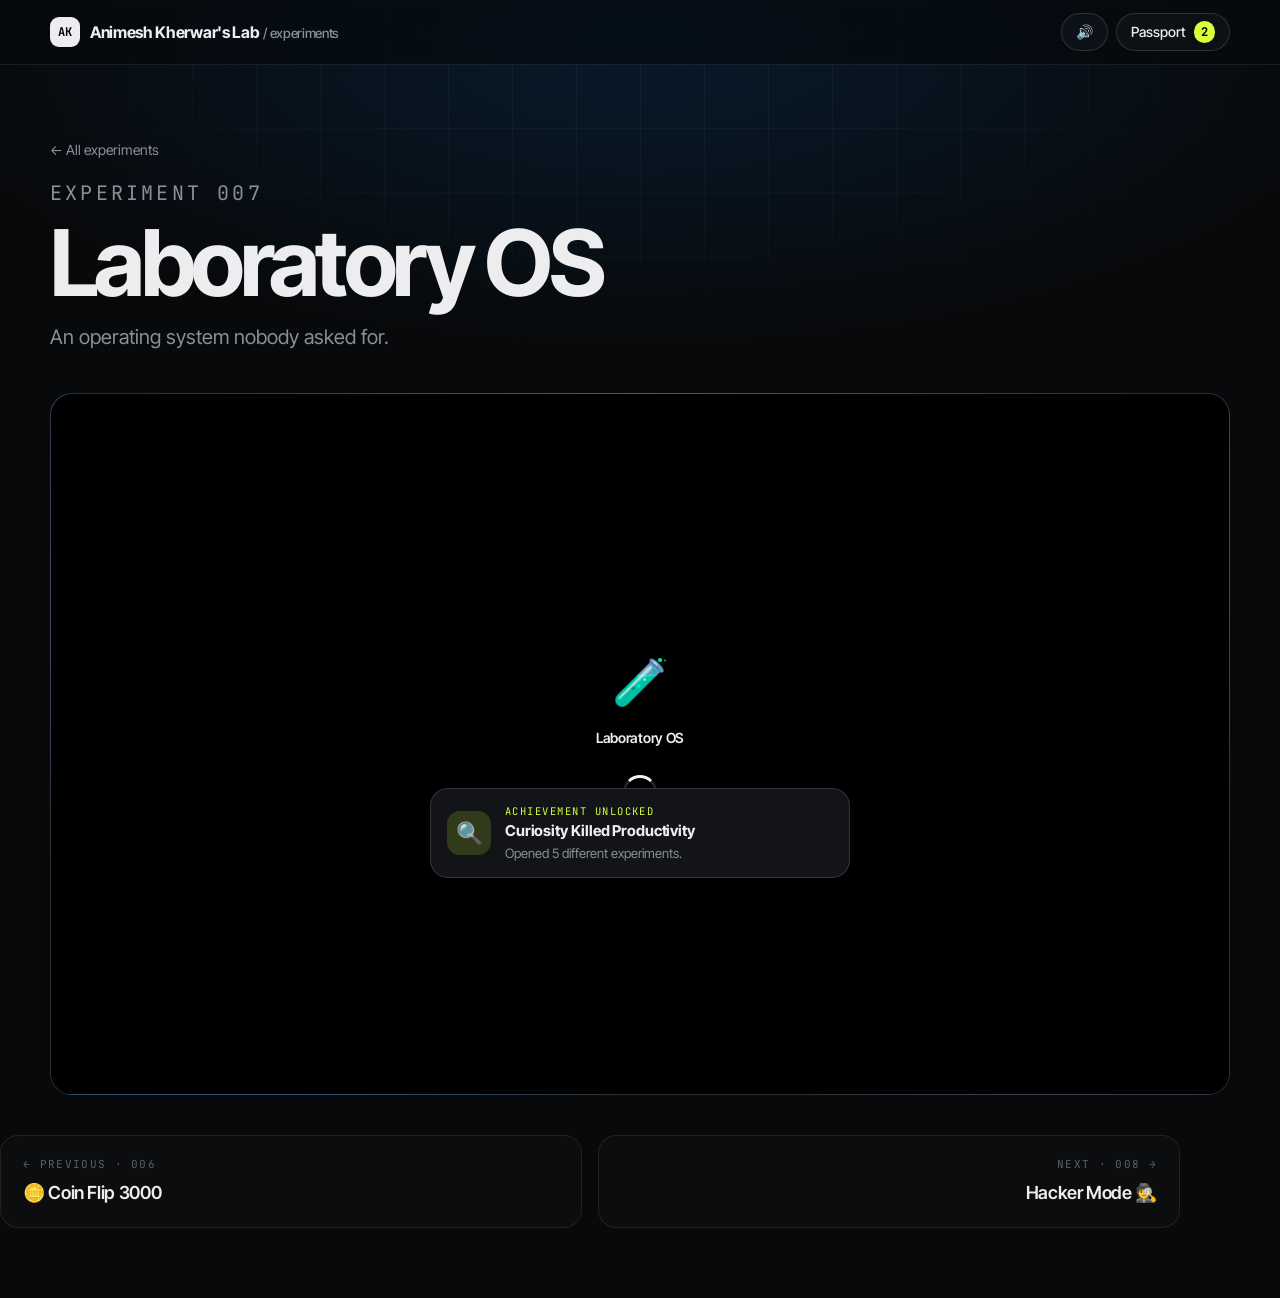
<file: experiments/laboratory-os/index.html>
<!doctype html>
<html lang="en">
<head>
  <meta charset="utf-8">
  <meta name="viewport" content="width=device-width, initial-scale=1, viewport-fit=cover">
  <title>Laboratory OS — Animesh Kherwar's Lab</title>
  <meta name="theme-color" content="#08090a">
  <link rel="icon" href="data:image/svg+xml,<svg xmlns='http://www.w3.org/2000/svg' viewBox='0 0 100 100'><text y='.9em' font-size='90'>🧪</text></svg>">
  <link rel="stylesheet" href="../../assets/css/lab.css">
  <style>
    /* ===== Shell ===== */
    .os {
      position: relative; height: min(78vh, 720px); min-height: 540px; border-radius: 22px; overflow: hidden;
      border: 1px solid var(--line-2); user-select: none; -webkit-user-select: none; -webkit-touch-callout: none;
      background:
        radial-gradient(60% 80% at 15% 20%, rgba(10,132,255,.55), transparent 60%),
        radial-gradient(50% 70% at 85% 30%, rgba(191,90,242,.45), transparent 60%),
        radial-gradient(70% 60% at 50% 100%, rgba(48,209,88,.35), transparent 60%),
        #0b0d12;
      font-size: 14px; color: var(--text, #f5f5f7); transition: background .6s ease;
    }
    .os.full { position: fixed; inset: 0; height: 100dvh; min-height: 0; border-radius: 0; border: 0; z-index: 10000; }
    .os.boring { background: #c0c0c0 !important; filter: grayscale(1); }
    .os.party { animation: party 1.2s linear infinite; }
    @keyframes party { to { filter: hue-rotate(360deg); } }
    .os.calm * { animation-duration: .001s !important; transition-duration: .001s !important; }
    .os button { color: inherit; font: inherit; }

    .desk { position: absolute; inset: 0 0 52px 0; padding: 16px; display: grid; grid-auto-flow: column; grid-template-rows: repeat(auto-fill, 96px); grid-auto-columns: 92px; gap: 6px; align-content: start; }
    .ico { position: relative; display: flex; flex-direction: column; align-items: center; gap: 6px; padding: 8px 4px; border-radius: 12px; cursor: default; text-align: center; border: 1px solid transparent; }
    .ico .g { position: relative; font-size: 34px; line-height: 1; filter: drop-shadow(0 6px 10px rgba(0,0,0,.4)); }
    .ico span { font-size: 12px; line-height: 1.2; text-shadow: 0 1px 3px rgba(0,0,0,.8); word-break: break-word; display: -webkit-box; -webkit-line-clamp: 2; -webkit-box-orient: vertical; overflow: hidden; }
    .ico:hover { background: rgba(255,255,255,.08); }
    .ico.sel { background: rgba(10,132,255,.3); border-color: rgba(10,132,255,.6); }
    .desk.blink .ico { animation: blink .35s; }
    @keyframes blink { 50% { opacity: .2; } }
    .badge { position: absolute; top: -4px; right: -10px; min-width: 18px; height: 18px; padding: 0 5px; border-radius: 9px; background: #ff453a; color: #fff; font: 600 11px/18px var(--mono); font-style: normal; }

    /* ===== Taskbar ===== */
    .taskbar {
      position: absolute; left: 0; right: 0; bottom: 0; height: 52px; z-index: 500;
      display: flex; align-items: center; gap: 6px; padding: 0 8px;
      background: rgba(18,20,26,.72); backdrop-filter: blur(24px) saturate(1.6); -webkit-backdrop-filter: blur(24px) saturate(1.6);
      border-top: 1px solid rgba(255,255,255,.08);
    }
    .start { height: 38px; padding: 0 14px; border-radius: 10px; border: 0; background: rgba(255,255,255,.08); cursor: pointer; font-weight: 600; display: flex; gap: 8px; align-items: center; flex: none; }
    .start:hover, .start.on { background: rgba(255,255,255,.16); }
    .tasks { flex: 1; min-width: 0; display: flex; gap: 6px; overflow-x: auto; scrollbar-width: none; }
    .tasks::-webkit-scrollbar { display: none; }
    .task { flex: none; height: 38px; max-width: 170px; padding: 0 12px; border-radius: 10px; border: 0; background: rgba(255,255,255,.05); cursor: pointer; white-space: nowrap; overflow: hidden; text-overflow: ellipsis; font-size: 13px; border-bottom: 2px solid transparent; display: flex; gap: 6px; align-items: center; }
    .task .tt { overflow: hidden; text-overflow: ellipsis; }
    .task.active { background: rgba(255,255,255,.14); border-bottom-color: var(--exp, #0a84ff); }
    .tray { display: flex; align-items: center; gap: 2px; flex: none; }
    .tray button { border: 0; background: transparent; height: 38px; min-width: 32px; border-radius: 8px; cursor: pointer; font-size: 14px; }
    .tray button:hover { background: rgba(255,255,255,.1); }
    .clock { font-family: var(--mono); font-size: 12px; color: #cfd3da; padding: 0 8px !important; text-align: right; line-height: 1.3; }

    /* ===== Start menu / context menu ===== */
    .startmenu, .ctx {
      position: absolute; z-index: 700; display: none; padding: 10px; border-radius: 16px;
      background: rgba(24,26,32,.94); backdrop-filter: blur(30px); -webkit-backdrop-filter: blur(30px); border: 1px solid rgba(255,255,255,.1);
      box-shadow: 0 30px 60px -10px rgba(0,0,0,.7);
    }
    .startmenu { left: 8px; bottom: 60px; width: 380px; max-height: calc(100% - 72px); overflow: auto; }
    .startmenu.show, .ctx.show { display: block; animation: reveal .25s var(--ease, ease); }
    .ctx { min-width: 220px; padding: 6px; border-radius: 12px; }
    .sm-user { display: flex; gap: 10px; align-items: center; padding: 6px 8px 12px; border-bottom: 1px solid rgba(255,255,255,.08); margin-bottom: 8px; }
    .sm-user .av { width: 38px; height: 38px; border-radius: 50%; background: var(--text, #fff); color: #000; display: grid; place-items: center; font-family: var(--mono); font-weight: 700; font-size: 12px; flex: none; }
    .sm-user small { display: block; color: var(--muted, #8e8e93); font-size: 11px; }
    .sm-q { width: 100%; box-sizing: border-box; height: 38px; padding: 0 12px; border-radius: 10px; border: 1px solid rgba(255,255,255,.1); background: rgba(255,255,255,.06); color: inherit; font: inherit; outline: none; margin-bottom: 8px; }
    .sm-q:focus { border-color: rgba(10,132,255,.7); }
    .sm-grid { display: grid; grid-template-columns: repeat(4, 1fr); gap: 4px; }
    .sm-app { border: 0; background: transparent; border-radius: 10px; padding: 10px 4px; cursor: pointer; display: flex; flex-direction: column; align-items: center; gap: 6px; font-size: 11.5px; text-align: center; }
    .sm-app b { font-size: 24px; font-weight: 400; }
    .sm-app:hover { background: rgba(255,255,255,.08); }
    .sm-empty { grid-column: 1 / -1; color: var(--muted, #8e8e93); padding: 12px 6px; font-size: 13px; }
    .sm-foot { display: flex; gap: 4px; border-top: 1px solid rgba(255,255,255,.08); margin-top: 8px; padding-top: 8px; }
    .sm-item { width: 100%; text-align: left; padding: 9px 10px; border-radius: 9px; border: 0; background: transparent; cursor: pointer; display: flex; gap: 10px; font-size: 13px; }
    .sm-foot .sm-item { justify-content: center; font-size: 12px; }
    .sm-item:hover { background: rgba(255,255,255,.08); }
    .sm-sep { height: 1px; background: rgba(255,255,255,.08); margin: 6px 0; }

    /* ===== Windows ===== */
    .win {
      position: absolute; min-width: 260px; min-height: 160px; display: flex; flex-direction: column;
      border-radius: 14px; overflow: hidden; z-index: 10;
      background: rgba(26,28,34,.94); backdrop-filter: blur(30px); -webkit-backdrop-filter: blur(30px);
      border: 1px solid rgba(255,255,255,.12); box-shadow: 0 30px 70px -15px rgba(0,0,0,.75);
      animation: winIn .28s var(--ease, ease);
    }
    @keyframes winIn { from { opacity: 0; transform: scale(.94); } }
    .win.min { display: none; }
    .win.max { left: 6px !important; top: 6px !important; width: calc(100% - 12px) !important; height: calc(100% - 64px) !important; }
    .win.focus { border-color: rgba(255,255,255,.22); }
    .wbar { height: 40px; flex: none; display: flex; align-items: center; gap: 8px; padding: 0 12px; background: rgba(255,255,255,.04); border-bottom: 1px solid rgba(255,255,255,.07); cursor: grab; touch-action: none; }
    .wbar:active { cursor: grabbing; }
    .dots { display: flex; gap: 7px; }
    .dots button { width: 13px; height: 13px; border-radius: 50%; border: 0; padding: 0; cursor: pointer; }
    .dots .c { background: #ff5f57; } .dots .m { background: #febc2e; } .dots .x { background: #28c840; }
    .wtitle { flex: 1; text-align: center; font-size: 13px; color: #c9ced6; font-weight: 500; margin-right: 50px; white-space: nowrap; overflow: hidden; text-overflow: ellipsis; }
    .wbody { flex: 1; min-height: 0; overflow: auto; padding: 16px; user-select: text; -webkit-user-select: text; }
    .wbody.flush { padding: 0; }
    .rsz { position: absolute; right: 0; bottom: 0; width: 18px; height: 18px; cursor: nwse-resize; touch-action: none; }
    .win.max .rsz { display: none; }
    .wbody textarea { width: 100%; height: 100%; min-height: 180px; resize: none; border: 0; outline: none; background: transparent; color: inherit; font: 14px/1.6 var(--mono); box-sizing: border-box; }

    /* ===== Common bits ===== */
    .row-list { display: grid; gap: 2px; align-content: start; }
    .row { display: flex; gap: 10px; align-items: center; padding: 8px 10px; border-radius: 9px; cursor: pointer; min-width: 0; }
    .row > span:last-child { min-width: 0; overflow: hidden; text-overflow: ellipsis; }
    .row:hover { background: rgba(255,255,255,.07); }
    .row.on { background: rgba(10,132,255,.28); }
    .row .g { font-size: 20px; flex: none; }
    .wbody .row, .wbody .mrow, .sweep, .cal-grid, .calc, .ptools, .tm { -webkit-user-select: none; user-select: none; -webkit-touch-callout: none; }
    .row small { color: var(--muted, #8e8e93); }
    .crumbs { font-family: var(--mono); font-size: 11.5px; color: var(--muted, #8e8e93); word-break: break-all; }
    .muted { color: var(--muted, #8e8e93); }
    .about dt { color: var(--muted, #8e8e93); font-size: 12px; font-family: var(--mono); margin-top: 8px; }
    .about dd { margin: 0; }
    .dlg { text-align: center; padding: 6px; }
    .dlg .big { font-size: 42px; }
    .dlg p { color: #cfd3da; line-height: 1.5; }
    .btns { display: flex; gap: 8px; justify-content: center; flex-wrap: wrap; margin-top: 14px; }
    .tb { border: 1px solid rgba(255,255,255,.1); background: rgba(255,255,255,.06); border-radius: 8px; padding: 6px 10px; cursor: pointer; font-size: 12.5px; white-space: nowrap; }
    .tb:hover { background: rgba(255,255,255,.12); }
    .tb:disabled { opacity: .4; cursor: not-allowed; }
    .ib { border: 0; background: rgba(255,255,255,.06); border-radius: 8px; width: 32px; height: 32px; cursor: pointer; flex: none; }
    .ask label { display: block; font-size: 12px; color: var(--muted, #8e8e93); margin-bottom: 6px; }
    .ask input, .fld { width: 100%; box-sizing: border-box; height: 38px; padding: 0 12px; border-radius: 9px; border: 1px solid rgba(255,255,255,.14); background: rgba(0,0,0,.25); color: inherit; font: inherit; outline: none; }
    .bar { height: 8px; border-radius: 4px; background: rgba(255,255,255,.08); overflow: hidden; margin: 10px 0; }
    .bar i { display: block; height: 100%; width: 0; background: linear-gradient(90deg, #0a84ff, #bf5af2); transition: width .2s; }
    .card { border: 1px solid rgba(255,255,255,.08); background: rgba(255,255,255,.04); border-radius: 12px; padding: 14px; margin-bottom: 10px; }
    .props { display: grid; grid-template-columns: 110px 1fr; gap: 8px 12px; font-size: 13px; }
    .props dt { color: var(--muted, #8e8e93); font-family: var(--mono); font-size: 11.5px; padding-top: 2px; }
    .props dd { margin: 0; word-break: break-word; }
    .hl { color: #ffd60a; font-family: var(--mono); }

    /* ===== Notifications ===== */
    .notes { position: absolute; top: 10px; right: 10px; z-index: 800; display: grid; gap: 8px; width: min(320px, calc(100% - 20px)); pointer-events: none; }
    .note { pointer-events: auto; display: flex; gap: 10px; align-items: flex-start; padding: 12px 14px; border-radius: 14px; cursor: pointer;
      background: rgba(30,32,40,.92); backdrop-filter: blur(24px); -webkit-backdrop-filter: blur(24px); border: 1px solid rgba(255,255,255,.12);
      box-shadow: 0 18px 40px -12px rgba(0,0,0,.7); animation: noteIn .35s var(--ease, ease); transition: opacity .35s, transform .35s; }
    .note.out { opacity: 0; transform: translateX(20px); }
    .note .g { font-size: 22px; line-height: 1; }
    .note b { display: block; font-size: 13px; }
    .note small { display: block; color: #c4c8cf; font-size: 12px; margin-top: 2px; line-height: 1.4; }
    @keyframes noteIn { from { opacity: 0; transform: translateY(-10px); } }

    /* ===== Explorer ===== */
    .xp { display: flex; height: 100%; }
    .xp-side { width: 150px; flex: none; padding: 10px 6px; border-right: 1px solid rgba(255,255,255,.07); overflow: auto; }
    .xp-side .row { padding: 7px 8px; font-size: 13px; }
    .xp-main { flex: 1; min-width: 0; display: flex; flex-direction: column; }
    .xp-bar { display: flex; gap: 8px; align-items: center; padding: 8px 10px; border-bottom: 1px solid rgba(255,255,255,.07); }
    .xp-bar .crumbs { flex: 1; min-width: 0; white-space: nowrap; overflow: hidden; text-overflow: ellipsis; }
    .xp-q { width: 140px; height: 32px; padding: 0 10px; border-radius: 8px; border: 1px solid rgba(255,255,255,.1); background: rgba(0,0,0,.2); color: inherit; font: inherit; outline: none; }
    .xp-tools { display: flex; gap: 6px; padding: 8px 10px; overflow-x: auto; scrollbar-width: none; border-bottom: 1px solid rgba(255,255,255,.05); }
    .xp-list { flex: 1; overflow: auto; padding: 8px; }
    .xp-status { padding: 6px 12px; font-size: 11.5px; color: var(--muted, #8e8e93); border-top: 1px solid rgba(255,255,255,.07); font-family: var(--mono); white-space: nowrap; overflow: hidden; text-overflow: ellipsis; }

    /* ===== Docs / images ===== */
    .doc-tools { display: flex; gap: 6px; margin-bottom: 12px; flex-wrap: wrap; }
    .paper { background: #f5f5f0; color: #1d1d1f; border-radius: 6px; padding: 26px 28px; min-height: 70%; font: 14px/1.7 Georgia, serif; box-shadow: 0 10px 30px rgba(0,0,0,.4); white-space: normal; word-break: break-word; }
    .imgv { text-align: center; padding: 10px; }
    .imgv .pic { font-size: 110px; line-height: 1.2; padding: 20px; border-radius: 14px; background: repeating-conic-gradient(rgba(255,255,255,.04) 0 25%, transparent 0 50%) 0 0 / 20px 20px; }

    /* ===== Terminal ===== */
    .term { background: #050607; font: 13px/1.6 var(--mono); color: #c9f7c9; min-height: 100%; padding: 12px; box-sizing: border-box; white-space: pre-wrap; word-break: break-word; }
    .term .in-row { display: flex; gap: 6px; }
    .term input { flex: 1; min-width: 0; background: transparent; border: 0; outline: none; color: inherit; font: inherit; padding: 0; }
    .term .err { color: #ff6961; } .term .dim { color: #6c7a6c; } .term .y { color: #ffd60a; }

    /* ===== Mail ===== */
    .mail { display: grid; grid-template-columns: 250px 1fr; height: 100%; }
    .mail-list { border-right: 1px solid rgba(255,255,255,.07); overflow: auto; }
    .mrow { padding: 10px 12px; border-bottom: 1px solid rgba(255,255,255,.05); cursor: pointer; display: grid; gap: 2px; font-size: 13px; }
    .mrow span { color: #c4c8cf; white-space: nowrap; overflow: hidden; text-overflow: ellipsis; }
    .mrow small { color: var(--muted, #8e8e93); font-size: 11px; }
    .mrow b { font-weight: 500; }
    .mrow.unread b { font-weight: 700; } .mrow.unread { box-shadow: inset 3px 0 #0a84ff; }
    .mrow.on, .mrow:hover { background: rgba(255,255,255,.06); }
    .mail-view { overflow: auto; padding: 18px; }
    .mail-view h3 { margin: 0 0 6px; font-size: 18px; letter-spacing: -.01em; }
    .mfrom { color: var(--muted, #8e8e93); font-size: 12px; margin-bottom: 16px; }
    .mbody { line-height: 1.6; color: #dfe2e7; }
    .mail .back { display: none; margin-bottom: 12px; }
    .att { margin-top: 14px; border: 1px solid rgba(255,255,255,.12); background: rgba(255,255,255,.05); border-radius: 10px; padding: 10px 14px; cursor: pointer; }
    .empty { color: var(--muted, #8e8e93); padding: 30px 10px; text-align: center; }

    /* ===== Browser ===== */
    .br { display: flex; flex-direction: column; height: 100%; }
    .br-bar { display: flex; gap: 6px; padding: 8px; border-bottom: 1px solid rgba(255,255,255,.07); }
    .br-bar form { flex: 1; min-width: 0; }
    .br-bar input { width: 100%; box-sizing: border-box; height: 32px; border-radius: 16px; border: 1px solid rgba(255,255,255,.1); background: rgba(0,0,0,.25); color: inherit; padding: 0 14px; font: 13px var(--mono); outline: none; }
    .br-page { flex: 1; overflow: auto; background: #fbfbfd; color: #1d1d1f; padding: 22px; }
    .br-page a, .br-page [data-href] { color: #0066cc; cursor: pointer; text-decoration: underline; }
    .br-page h1 { font-size: 26px; margin: 0 0 6px; letter-spacing: -.02em; }
    .br-page .sr { margin: 14px 0; }
    .br-page .sr small { display: block; color: #1a7f37; font-family: var(--mono); font-size: 11px; }
    .br-page .post { border-bottom: 1px solid #e3e3e8; padding: 12px 0; }
    .br-page .post b { color: #6e36c9; }
    .br-page .prod { display: flex; justify-content: space-between; gap: 10px; align-items: center; border: 1px solid #e3e3e8; border-radius: 12px; padding: 12px 14px; margin: 10px 0; }
    .br-page button { border: 0; border-radius: 999px; padding: 7px 14px; background: #0071e3; color: #fff; cursor: pointer; }
    .br-page button:disabled { background: #b8b8bd; }
    .br-page .sbox { display: flex; gap: 8px; max-width: 460px; margin: 18px auto; }
    .br-page .sbox input { flex: 1; min-width: 0; height: 42px; border-radius: 21px; border: 1px solid #d2d2d7; padding: 0 16px; font: inherit; color: #1d1d1f; }
    .br-page .tiles { display: flex; gap: 10px; justify-content: center; flex-wrap: wrap; }
    .br-page .tiles span { padding: 10px 14px; border-radius: 12px; background: #f0f0f5; text-decoration: none; }
    .br-page .bar { background: #e3e3e8; }

    /* ===== Printer / chat / task manager ===== */
    .printer-hero { display: flex; gap: 14px; align-items: center; }
    .printer-hero .pg { font-size: 54px; }
    .page-out { margin: 14px auto 0; width: 200px; min-height: 240px; background: #fff; color: #111; border-radius: 4px; padding: 18px; font: 13px/1.5 Georgia, serif; text-align: center; display: grid; place-items: center; box-shadow: 0 10px 30px rgba(0,0,0,.4); animation: feed 1.4s var(--ease, ease); }
    @keyframes feed { from { transform: translateY(-60px); opacity: 0; clip-path: inset(0 0 100% 0); } }
    .chat { display: flex; flex-direction: column; height: 100%; }
    .chat-log { flex: 1; overflow: auto; padding: 14px; display: flex; flex-direction: column; gap: 8px; }
    .bub { max-width: 80%; padding: 9px 13px; border-radius: 16px; line-height: 1.45; font-size: 13.5px; }
    .bub.them { background: rgba(255,255,255,.08); align-self: flex-start; border-bottom-left-radius: 4px; }
    .bub.me { background: #0a84ff; color: #fff; align-self: flex-end; border-bottom-right-radius: 4px; }
    .chat form { display: flex; gap: 8px; padding: 10px; border-top: 1px solid rgba(255,255,255,.07); }
    .chat input { flex: 1; min-width: 0; }
    .tm { width: 100%; border-collapse: collapse; font-size: 12.5px; }
    .tm th { text-align: left; color: var(--muted, #8e8e93); font-weight: 500; padding: 6px 8px; border-bottom: 1px solid rgba(255,255,255,.08); position: sticky; top: 0; background: rgba(26,28,34,.98); }
    .tm td { padding: 7px 8px; border-bottom: 1px solid rgba(255,255,255,.04); white-space: nowrap; }
    .tm td:first-child { white-space: normal; }
    .tm tr { cursor: pointer; } .tm tr.on td { background: rgba(10,132,255,.25); }
    .tm small { display: block; color: var(--muted, #8e8e93); font-size: 11px; }

    /* ===== Calculator / paint / calendar / music / sweeper ===== */
    .calc { display: flex; flex-direction: column; height: 100%; gap: 10px; }
    .calc-disp { font: 300 40px/1.1 var(--mono); text-align: right; padding: 10px 6px; overflow: hidden; text-overflow: ellipsis; white-space: nowrap; }
    .calc-keys { flex: 1; display: grid; grid-template-columns: repeat(4, 1fr); gap: 8px; }
    .ck { border: 0; border-radius: 14px; background: rgba(255,255,255,.1); font-size: 20px; cursor: pointer; min-height: 48px; }
    .ck.op { background: #ff9f0a; color: #fff; } .ck.zero { grid-column: span 2; }
    .ck:active { filter: brightness(1.4); }
    .sw { display: inline-flex; gap: 8px; align-items: center; font-size: 12.5px; cursor: pointer; }
    .paint { display: flex; flex-direction: column; height: 100%; }
    .ptools { display: flex; gap: 6px; padding: 8px; align-items: center; flex-wrap: wrap; border-bottom: 1px solid rgba(255,255,255,.07); }
    .sw-c { width: 24px; height: 24px; border-radius: 50%; border: 2px solid rgba(255,255,255,.2); cursor: pointer; padding: 0; }
    .sw-c.on, .tb.on { outline: 2px solid #0a84ff; outline-offset: 1px; }
    .pwrap { flex: 1; min-height: 0; position: relative; background: #fff; }
    .pwrap canvas { position: absolute; inset: 0; width: 100%; height: 100%; touch-action: none; cursor: crosshair; }
    .cal-grid { display: grid; grid-template-columns: repeat(7, 1fr); gap: 4px; }
    .cal-grid .h { text-align: center; font-size: 11px; color: var(--muted, #8e8e93); padding: 4px 0; }
    .cal-d { aspect-ratio: 1; border: 0; border-radius: 10px; background: rgba(255,255,255,.04); cursor: pointer; position: relative; font-size: 13px; }
    .cal-d.today { background: #0a84ff; color: #fff; }
    .cal-d.sel { outline: 2px solid #bf5af2; }
    .cal-d i { position: absolute; bottom: 5px; left: 50%; transform: translateX(-50%); width: 4px; height: 4px; border-radius: 50%; background: #ff9f0a; }
    .cal-head { display: flex; justify-content: space-between; align-items: center; margin-bottom: 10px; }
    .np { display: flex; gap: 14px; align-items: center; }
    .art { width: 84px; height: 84px; flex: none; border-radius: 14px; display: grid; place-items: center; font-size: 40px; background: linear-gradient(135deg, #bf5af2, #0a84ff); }
    .viz { display: flex; gap: 3px; align-items: flex-end; height: 34px; margin: 12px 0; }
    .viz i { flex: 1; background: rgba(255,255,255,.25); height: 10%; border-radius: 2px; }
    .playing .viz i { animation: viz .5s ease-in-out infinite alternate; }
    .viz i:nth-child(3n) { animation-delay: -.2s !important; } .viz i:nth-child(4n) { animation-delay: -.35s !important; }
    @keyframes viz { from { height: 10%; } to { height: 100%; } }
    .controls { display: flex; gap: 8px; justify-content: center; }
    .controls button { width: 44px; height: 44px; border-radius: 50%; border: 0; background: rgba(255,255,255,.1); cursor: pointer; font-size: 16px; }
    .sweep { display: grid; grid-template-columns: repeat(8, 1fr); gap: 3px; max-width: 360px; margin: 0 auto; }
    .sc { aspect-ratio: 1; border: 0; border-radius: 6px; background: rgba(255,255,255,.14); cursor: pointer; font: 600 14px var(--mono); padding: 0; }
    .sc.open { background: rgba(255,255,255,.04); cursor: default; }
    .sc.boom { background: #ff453a; }
    .disc-grid { display: grid; grid-template-columns: repeat(auto-fill, minmax(150px, 1fr)); gap: 8px; }
    .disc { border-radius: 12px; padding: 12px; background: rgba(255,255,255,.05); border: 1px solid rgba(255,255,255,.06); font-size: 12.5px; }
    .disc .g { font-size: 24px; }
    .disc.lock { opacity: .55; }
    .disc small { display: block; color: var(--muted, #8e8e93); margin-top: 4px; line-height: 1.35; }
    .set-sec { margin-bottom: 18px; }
    .set-sec h4 { margin: 0 0 8px; font-size: 12px; color: var(--muted, #8e8e93); font-weight: 500; text-transform: uppercase; letter-spacing: .06em; }
    .set-row { display: flex; justify-content: space-between; align-items: center; gap: 12px; padding: 10px 0; border-bottom: 1px solid rgba(255,255,255,.05); }
    .walls { display: flex; gap: 8px; flex-wrap: wrap; }
    .walls button { width: 54px; height: 38px; border-radius: 9px; border: 2px solid transparent; cursor: pointer; }
    .walls button.on { border-color: #fff; }
    .seg { display: inline-flex; background: rgba(255,255,255,.06); border-radius: 9px; padding: 2px; }
    .seg button { border: 0; background: transparent; padding: 6px 12px; border-radius: 7px; cursor: pointer; font-size: 12.5px; }
    .seg button.on { background: rgba(255,255,255,.18); }

    /* ===== Crash / boot / off / saver / pet ===== */
    .crash { position: absolute; inset: 0; z-index: 900; display: none; padding: clamp(24px, 6vw, 70px); background: #0067c0; color: #fff; overflow: auto; }
    .crash.show { display: block; }
    .crash .face { font-size: clamp(70px, 14vw, 130px); line-height: 1; font-weight: 300; }
    .crash p { font-size: clamp(16px, 2.4vw, 22px); max-width: 640px; line-height: 1.45; }
    .crash small { display: block; margin-top: 26px; opacity: .85; font-size: 13px; }
    .boot, .off { position: absolute; inset: 0; z-index: 950; display: none; place-items: center; background: #000; text-align: center; padding: 20px; }
    .boot.show, .off.show { display: grid; }
    .boot .spinner { width: 34px; height: 34px; margin: 26px auto 0; border-radius: 50%; border: 3px solid rgba(255,255,255,.15); border-top-color: #fff; animation: spin 1s linear infinite; }
    .boot .bl { margin-top: 16px; font: 12px var(--mono); color: #8e8e93; min-height: 18px; }
    @keyframes spin { to { transform: rotate(360deg); } }
    .off p { color: #555; font: 12px var(--mono); }
    .off button { margin-top: 20px; border: 1px solid #222; background: transparent; color: #444; border-radius: 999px; padding: 6px 14px; cursor: pointer; opacity: 0; animation: fadein 1s 3s forwards; }
    @keyframes fadein { to { opacity: 1; } }
    .saver { position: absolute; inset: 0; z-index: 940; background: #000; display: none; }
    .saver.show { display: block; }
    .saver .logo { position: absolute; padding: 10px 16px; border-radius: 12px; font-weight: 700; letter-spacing: -.02em; color: #000; background: #0a84ff; white-space: nowrap; }
    .pet { position: absolute; bottom: 52px; left: 40%; z-index: 450; font-size: 30px; cursor: pointer; transition: left 6s linear; user-select: none; }
    .pet.flip > b { display: inline-block; transform: scaleX(-1); }
    .pet b { font-weight: 400; }
    .pet .say { position: absolute; bottom: 100%; left: 50%; transform: translateX(-50%); width: max-content; max-width: 220px; background: #fff; color: #111; font-size: 12px; line-height: 1.4; padding: 8px 10px; border-radius: 12px; display: none; text-align: left; }
    .pet .say.show { display: block; animation: reveal .25s; }
    .pet.hide { display: none; }

    /* ===== Touch & mobile ===== */
    @media (pointer: coarse) {
      .row, .mrow { min-height: 44px; }
      .dots button { width: 18px; height: 18px; }
      .dots { gap: 12px; }
      .tb { padding: 8px 12px; }
    }
    @media (max-width: 700px) {
      .os { height: calc(100dvh - 170px); min-height: 520px; border-radius: 16px; }
      .os.full { height: 100dvh; }
      .desk { grid-auto-flow: row; grid-template-columns: repeat(4, 1fr); grid-template-rows: none; grid-auto-rows: 92px; grid-auto-columns: auto; overflow-y: auto; padding: 12px 8px; }
      .win { left: 6px !important; top: 6px !important; width: calc(100% - 12px) !important; height: calc(100% - 64px) !important; }
      .win.modal { top: 14% !important; height: auto !important; max-height: calc(100% - 120px); }
      .rsz { display: none; }
      .wbar { cursor: default; height: 46px; }
      .wtitle { margin-right: 0; }
      .clock .d, .tray .opt { display: none; }
      .start { padding: 0 12px; }
      .startmenu { left: 6px; right: 6px; width: auto; }
      .sm-grid { grid-template-columns: repeat(4, 1fr); }
      .xp-side { display: none; }
      .xp-q { width: 96px; }
      .mail { grid-template-columns: 1fr; }
      .mail .mail-view { display: none; }
      .mail.reading .mail-list { display: none; }
      .mail.reading .mail-view { display: block; }
      .mail .back { display: inline-block; }
      .props { grid-template-columns: 90px 1fr; }
      .br-page { padding: 16px; }
      .notes { left: 10px; right: 10px; width: auto; }
      /* prevent iOS zoom on focus */
      .term input, .sm-q, .xp-q, .ask input, .fld, .br-bar input, .br-page input, .wbody textarea { font-size: 16px; }
      .pet { font-size: 26px; }
    }
    @media (prefers-reduced-motion: reduce) {
      .os * { animation-duration: .001s !important; transition-duration: .001s !important; }
    }
/* BOC - Popup button contrast fix - Animesh - 26-Oct-2026 */
.os .btn {
  appearance: none;
  -webkit-appearance: none;
  background: #343840;
  color: #ffffff;
  border: 1px solid #626976;
  border-radius: 10px;
  padding: 10px 16px;
  min-height: 44px;
  font: inherit;
  font-weight: 600;
  line-height: 1.3;
  cursor: pointer;
  text-shadow: none;
}

.os .btn.ghost {
  background: #343840;
  color: #ffffff;
  border-color: #626976;
}

.os .btn.accent {
  background: #005ac2;
  color: #ffffff;
  border-color: #438fe6;
}

.os .btn:hover {
  background: #454b56;
}

.os .btn.accent:hover {
  background: #004fa8;
}

.os .btn:focus-visible {
  outline: 3px solid #ffd60a;
  outline-offset: 3px;
}

.os .btn:disabled {
  background: #30343b;
  color: #b8bec8;
  cursor: not-allowed;
}
/* EOC - Popup button contrast fix - Animesh - 26-Oct-2026 */
  </style>
</head>
<body data-root="../../" data-exp="007">
  <div data-lab-header></div>
  <section data-lab-hero></section>
  <main class="wrap">
    <div class="os" id="os">
      <div class="desk" id="desk"></div>
      <div class="pet hide" id="pet"><div class="say"></div><b>🦆</b></div>
      <div class="notes" id="notes" aria-live="polite"></div>
      <div class="startmenu" id="startmenu"></div>
      <div class="ctx" id="ctx"></div>
      <div class="taskbar">
        <button class="start" id="start" aria-label="Start">◎ Lab</button>
        <div class="tasks" id="tasks"></div>
        <div class="tray">
          <button class="opt" data-tray="wifi" aria-label="Wi-Fi">📶</button>
          <button class="opt" data-tray="battery" aria-label="Battery">🔋</button>
          <button data-tray="volume" aria-label="Volume">🔊</button>
          <button class="clock" id="clock" data-tray="clock" aria-label="Calendar"></button>
          <button data-tray="full" id="fullBtn" aria-label="Full screen">⛶</button>
        </div>
      </div>
      <div class="crash" id="crash">
        <div class="face">:(</div>
        <p id="crashMsg"></p>
        <p><span id="crashPct">0</span>% complete</p>
        <small>Stop code: <span id="crashCode"></span><br>What failed: <span id="crashFail"></span></small>
      </div>
      <div class="boot" id="boot"><div><div style="font-size:46px">🧪</div><div style="margin-top:10px;font-weight:600;letter-spacing:-.02em">Laboratory OS</div><div class="spinner"></div><div class="bl" id="bootLines"></div></div></div>
      <div class="off" id="off"><div><p>Laboratory OS has shut down.<br>It is now safe to close nothing.</p><button id="wake">still here?</button></div></div>
      <div class="saver" id="saver"><div class="logo">Laboratory OS</div></div>
    </div>
  </main>
  <nav data-lab-pager></nav>
  <script src="../../assets/js/registry.js"></script>
  <script src="../../assets/js/lab.js"></script>
  <script src="app.js"></script>
</body>
</html>
</file>
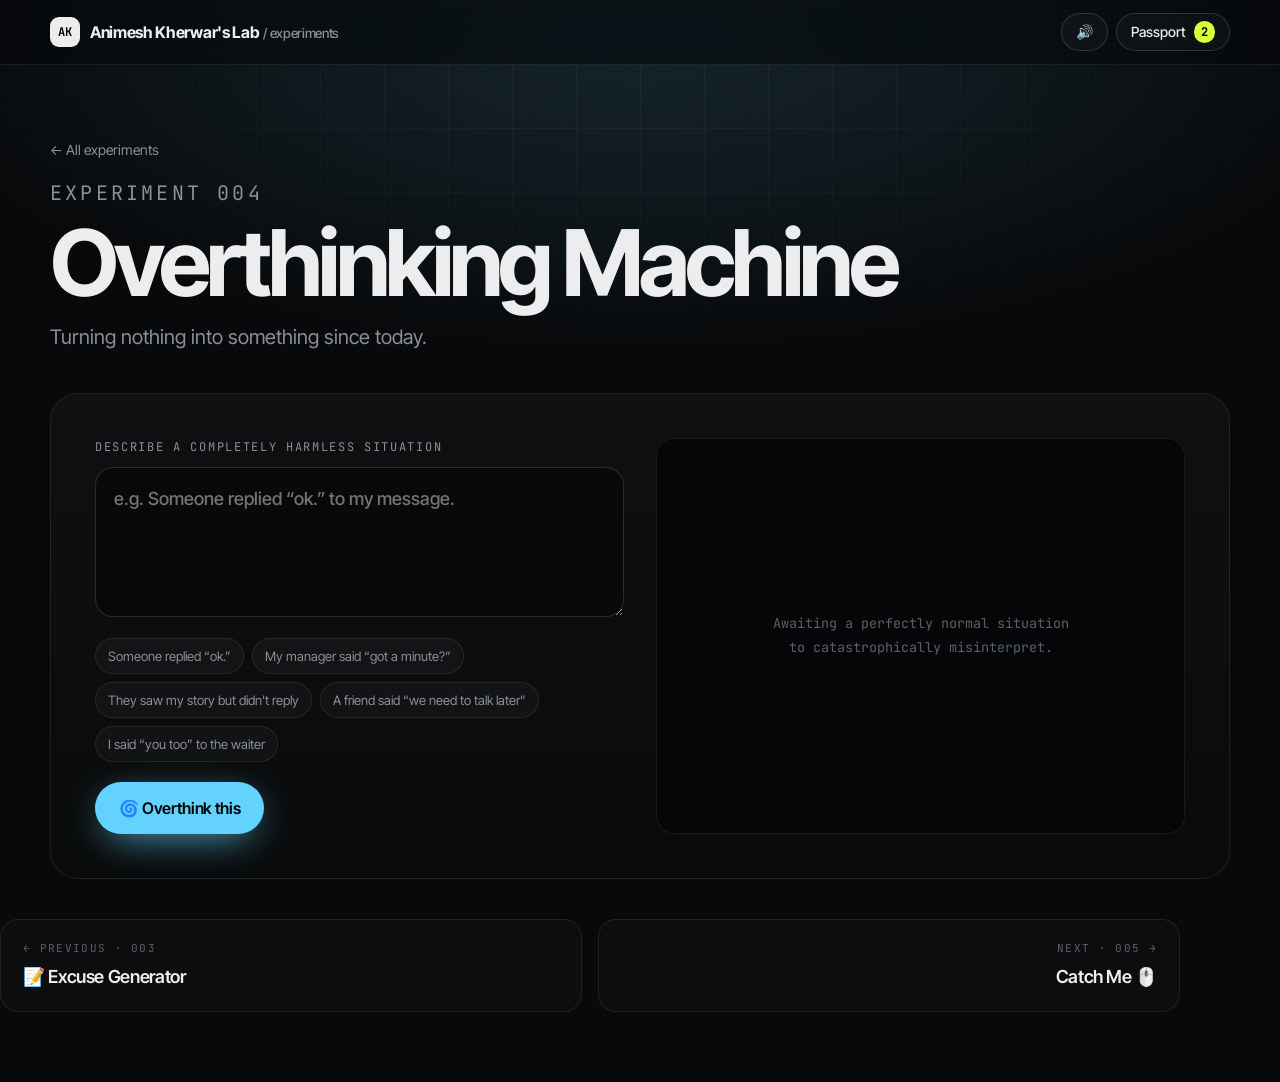
<file: experiments/overthinking-machine/index.html>
<!doctype html>
<html lang="en">
<head>
  <meta charset="utf-8">
  <meta name="viewport" content="width=device-width, initial-scale=1, viewport-fit=cover">
  <title>Overthinking Machine — Animesh Kherwar's Lab</title>
  <meta name="theme-color" content="#08090a">
  <link rel="icon" href="data:image/svg+xml,<svg xmlns='http://www.w3.org/2000/svg' viewBox='0 0 100 100'><text y='.9em' font-size='90'>🧪</text></svg>">
  <link rel="stylesheet" href="../../assets/css/lab.css">
  <style>
    .ot-grid { display: grid; grid-template-columns: 1fr 1fr; gap: clamp(18px, 3vw, 32px); }
    label.lbl { display: block; font-family: var(--mono); font-size: 12px; letter-spacing: .14em; text-transform: uppercase; color: var(--muted); margin-bottom: 10px; }
    textarea {
      width: 100%; min-height: 150px; resize: vertical; padding: 18px; border-radius: 18px;
      background: rgba(0,0,0,.35); border: 1px solid var(--line-2); color: var(--text);
      font: 500 18px/1.45 var(--font); outline: none; transition: border-color .2s, box-shadow .2s;
    }
    textarea:focus { border-color: var(--exp); box-shadow: 0 0 0 4px color-mix(in srgb, var(--exp) 18%, transparent); }
    .presets { display: flex; flex-wrap: wrap; gap: 8px; margin: 14px 0 20px; }
    .presets button { font-size: 13px; padding: 7px 12px; border-radius: 999px; border: 1px solid var(--line); background: rgba(255,255,255,.03); color: var(--muted); cursor: pointer; }
    .presets button:hover { color: var(--text); border-color: var(--line-2); }
    .console {
      border-radius: 18px; border: 1px solid var(--line); background: #050607;
      padding: 18px; min-height: 360px; font-family: var(--mono); font-size: 13.5px; line-height: 1.75;
      display: flex; flex-direction: column;
    }
    .console .idle { margin: auto; color: var(--dim); text-align: center; }
    .log-line { animation: reveal .35s var(--ease) both; color: #b9c1cc; }
    .log-line .ok { color: var(--exp); }
    .log-line .warn { color: #ffd60a; }
    .log-line .bad { color: #ff453a; }
    .progress { height: 4px; border-radius: 99px; background: rgba(255,255,255,.06); margin-top: auto; overflow: hidden; }
    .progress i { display: block; height: 100%; width: 0; background: var(--exp); transition: width .4s var(--ease); }
    .report { margin-top: 22px; display: none; }
    .report.show { display: block; animation: reveal .7s var(--ease); }
    .risk { padding: clamp(22px, 4vw, 36px); border-radius: 22px; border: 1px solid rgba(255,69,58,.35); background: radial-gradient(120% 120% at 0 0, rgba(255,69,58,.18), transparent 60%); }
    .risk small { font-family: var(--mono); font-size: 12px; letter-spacing: .16em; text-transform: uppercase; color: #ff6961; }
    .risk h2 { margin: 6px 0 0; font-size: clamp(38px, 7vw, 72px); letter-spacing: -0.05em; line-height: 1; color: #ff453a; }
    .risk-grid { display: grid; grid-template-columns: repeat(3, 1fr); gap: 12px; margin-top: 22px; }
    .risk-grid .panel b { display: block; font-size: 24px; letter-spacing: -0.03em; }
    .risk-grid .panel span { font-size: 13px; color: var(--muted); }
    .rec { margin-top: 18px; font-size: clamp(20px, 3vw, 28px); letter-spacing: -0.03em; font-weight: 600; }
    .rec span { color: var(--exp); }
    @media (max-width: 760px) {
      .ot-grid { grid-template-columns: 1fr; }
      .console { min-height: 260px; }
      .risk-grid { grid-template-columns: 1fr; }
    }
  </style>
</head>
<body data-root="../../" data-exp="004">
  <div data-lab-header></div>
  <section data-lab-hero></section>

  <main class="wrap">
    <section class="stage">
      <div class="ot-grid">
        <div>
          <label class="lbl" for="input">Describe a completely harmless situation</label>
          <textarea id="input" maxlength="240" placeholder="e.g. Someone replied “ok.” to my message."></textarea>
          <div class="presets" id="presets">
            <button>Someone replied “ok.”</button>
            <button>My manager said “got a minute?”</button>
            <button>They saw my story but didn't reply</button>
            <button>A friend said “we need to talk later”</button>
            <button>I said “you too” to the waiter</button>
          </div>
          <button class="btn accent" id="go">🌀 Overthink this</button>
        </div>
        <div class="console" id="console" aria-live="polite">
          <div class="idle">Awaiting a perfectly normal situation<br>to catastrophically misinterpret.</div>
        </div>
      </div>

      <div class="report" id="report">
        <div class="risk">
          <small>Final assessment</small>
          <h2 id="riskLevel">CATASTROPHIC</h2>
          <div class="risk-grid">
            <div class="panel"><b id="m1">97%</b><span>Internal panic level</span></div>
            <div class="panel"><b id="m2">14</b><span>Imaginary arguments prepared</span></div>
            <div class="panel"><b id="m3">0.4%</b><span>Chance anyone else noticed</span></div>
          </div>
          <div class="rec">Recommended action: <span id="rec">Do absolutely nothing.</span></div>
        </div>
      </div>
    </section>
  </main>

  <nav data-lab-pager></nav>

  <script src="../../assets/js/registry.js"></script>
  <script src="../../assets/js/lab.js"></script>
  <script src="app.js"></script>
</body>
</html>
</file>
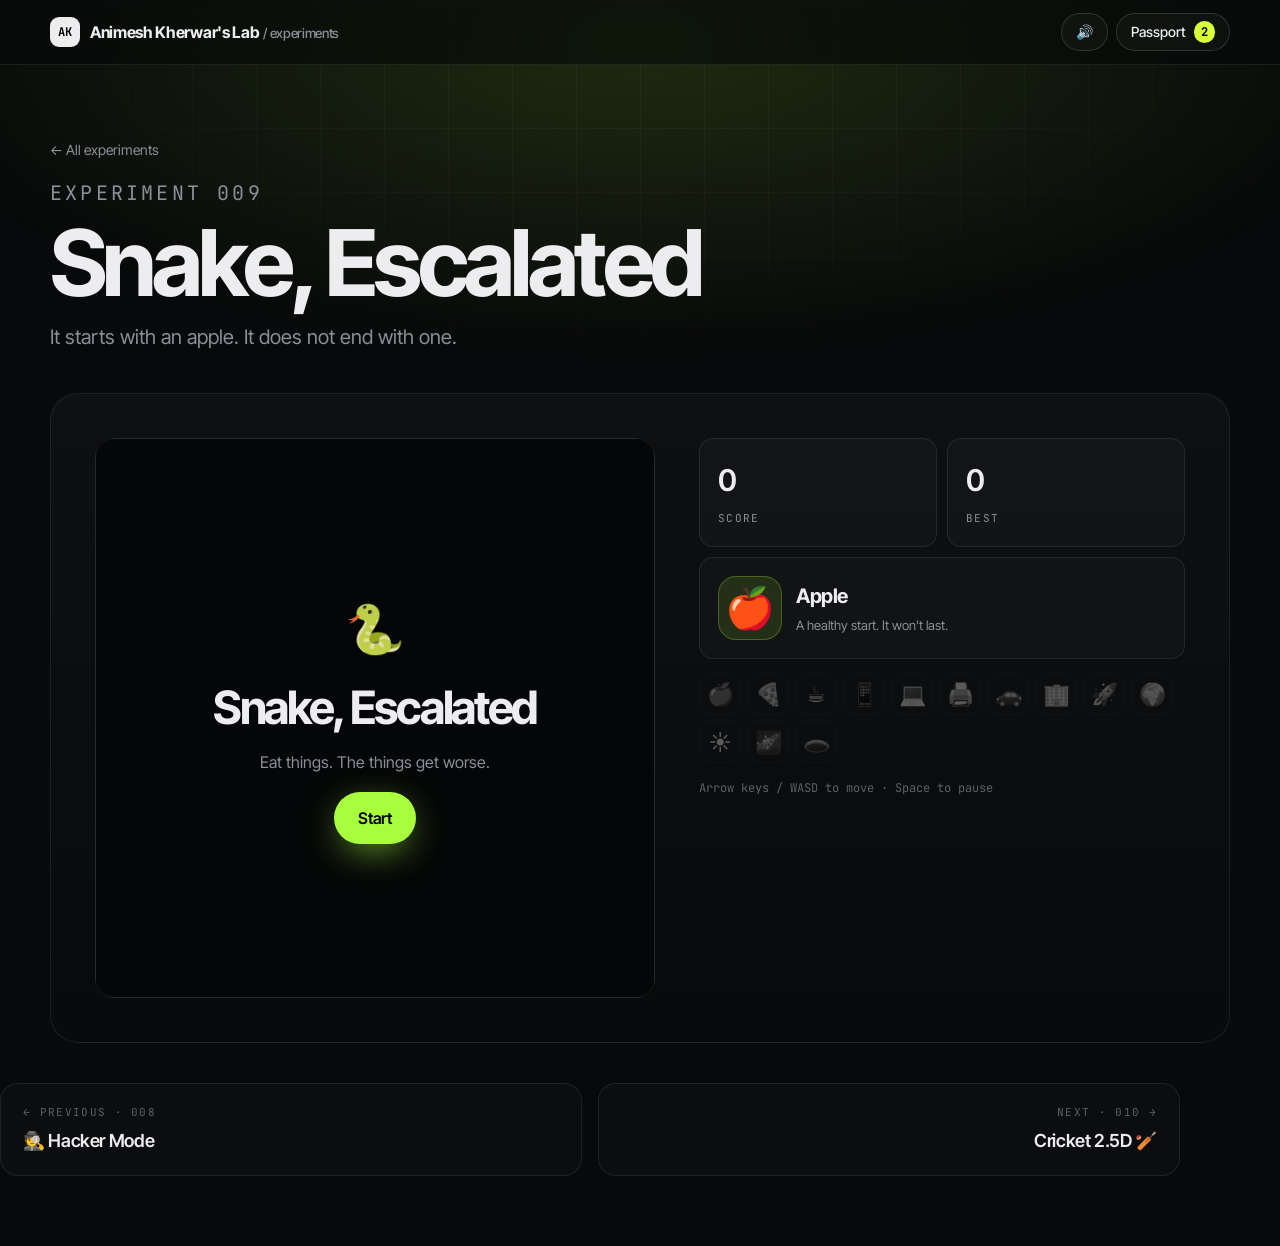
<file: experiments/snake/index.html>
<!doctype html>
<html lang="en">
<head>
  <meta charset="utf-8">
  <meta name="viewport" content="width=device-width, initial-scale=1, viewport-fit=cover">
  <title>Snake, Escalated — Animesh Kherwar's Lab</title>
  <meta name="theme-color" content="#08090a">
  <link rel="icon" href="data:image/svg+xml,<svg xmlns='http://www.w3.org/2000/svg' viewBox='0 0 100 100'><text y='.9em' font-size='90'>🧪</text></svg>">
  <link rel="stylesheet" href="../../assets/css/lab.css">
  <style>
    .sn { display: grid; grid-template-columns: minmax(0, 560px) minmax(0, 1fr); gap: clamp(20px, 4vw, 44px); align-items: start; }
    .board-wrap { position: relative; width: 100%; aspect-ratio: 1; border-radius: 20px; overflow: hidden; border: 1px solid var(--line-2); background: #060708; touch-action: none; }
    canvas#board { display: block; width: 100%; height: 100%; }
    .overlay { position: absolute; inset: 0; display: grid; place-items: center; text-align: center; padding: 24px; background: rgba(6,7,8,.82); backdrop-filter: blur(4px); }
    .overlay.hide { display: none; }
    .overlay h2 { margin: 6px 0; font-size: clamp(30px, 6vw, 46px); letter-spacing: -0.05em; }
    .overlay p { margin: 0 0 18px; color: var(--muted); }
    .hud { display: grid; grid-template-columns: 1fr 1fr; gap: 10px; }
    .hud .panel b { display: block; font-size: 30px; letter-spacing: -0.04em; font-weight: 600; }
    .hud .panel span { font-family: var(--mono); font-size: 11px; letter-spacing: .12em; text-transform: uppercase; color: var(--muted); }
    .eating { margin-top: 10px; display: flex; align-items: center; gap: 14px; }
    .eating .g { font-size: 40px; width: 64px; height: 64px; display: grid; place-items: center; border-radius: 18px; background: color-mix(in srgb, var(--exp) 12%, transparent); border: 1px solid color-mix(in srgb, var(--exp) 25%, transparent); }
    .eating b { display: block; font-size: 20px; letter-spacing: -0.02em; }
    .eating span { font-size: 13px; color: var(--muted); }
    .menu { margin-top: 14px; display: flex; gap: 6px; flex-wrap: wrap; }
    .menu i { font-style: normal; font-size: 22px; width: 42px; height: 42px; display: grid; place-items: center; border-radius: 12px; border: 1px solid var(--line); filter: grayscale(1); opacity: .35; transition: all .3s; }
    .menu i.on { filter: none; opacity: 1; border-color: var(--line-2); }
    .menu i.lock { filter: blur(3px) grayscale(1); }
    .keys-hint { margin-top: 16px; font-family: var(--mono); font-size: 12px; color: var(--dim); }
    .dpad { display: none; margin: 16px auto 0; width: 210px; grid-template-columns: repeat(3, 1fr); gap: 8px; }
    .dpad button { height: 62px; border-radius: 16px; border: 1px solid var(--line-2); background: rgba(255,255,255,.05); font-size: 22px; cursor: pointer; touch-action: manipulation; }
    .dpad button:active { background: color-mix(in srgb, var(--exp) 30%, transparent); }
    .dpad .u { grid-column: 2; } .dpad .l { grid-column: 1; grid-row: 2; } .dpad .d { grid-column: 2; grid-row: 2; } .dpad .r { grid-column: 3; grid-row: 2; }
    body.is-touch .dpad { display: grid; }
    body.is-touch .keys-hint { display: none; }
    @media (max-width: 820px) {
      .sn { grid-template-columns: 1fr; }
      .side { order: -1; }
      .hud .panel b { font-size: 22px; }
      .eating .g { width: 48px; height: 48px; font-size: 28px; }
      .menu { display: none; }
    }
  </style>
</head>
<body data-root="../../" data-exp="009">
  <div data-lab-header></div>
  <section data-lab-hero></section>

  <main class="wrap">
    <section class="stage">
      <div class="sn">
        <div>
          <div class="board-wrap" id="wrap">
            <canvas id="board"></canvas>
            <div class="overlay" id="overlay">
              <div>
                <div style="font-size:48px">🐍</div>
                <h2 id="ovTitle">Snake, Escalated</h2>
                <p id="ovText">Eat things. The things get worse.</p>
                <button class="btn accent" id="play">Start</button>
              </div>
            </div>
          </div>
          <div class="dpad" id="dpad">
            <button class="u" data-dir="up" aria-label="Up">▲</button>
            <button class="l" data-dir="left" aria-label="Left">◀</button>
            <button class="d" data-dir="down" aria-label="Down">▼</button>
            <button class="r" data-dir="right" aria-label="Right">▶</button>
          </div>
        </div>
        <div class="side">
          <div class="hud">
            <div class="panel"><b id="score">0</b><span>Score</span></div>
            <div class="panel"><b id="hi">0</b><span>Best</span></div>
          </div>
          <div class="panel eating" style="margin-top:10px">
            <div class="g" id="eatG">🍎</div>
            <div><b id="eatN">Apple</b><span id="eatC">A healthy start. It won't last.</span></div>
          </div>
          <div class="menu" id="menu"></div>
          <div class="keys-hint">Arrow keys / WASD to move · Space to pause</div>
        </div>
      </div>
    </section>
  </main>

  <nav data-lab-pager></nav>

  <script src="../../assets/js/registry.js"></script>
  <script src="../../assets/js/lab.js"></script>
  <script src="app.js"></script>
</body>
</html>
</file>
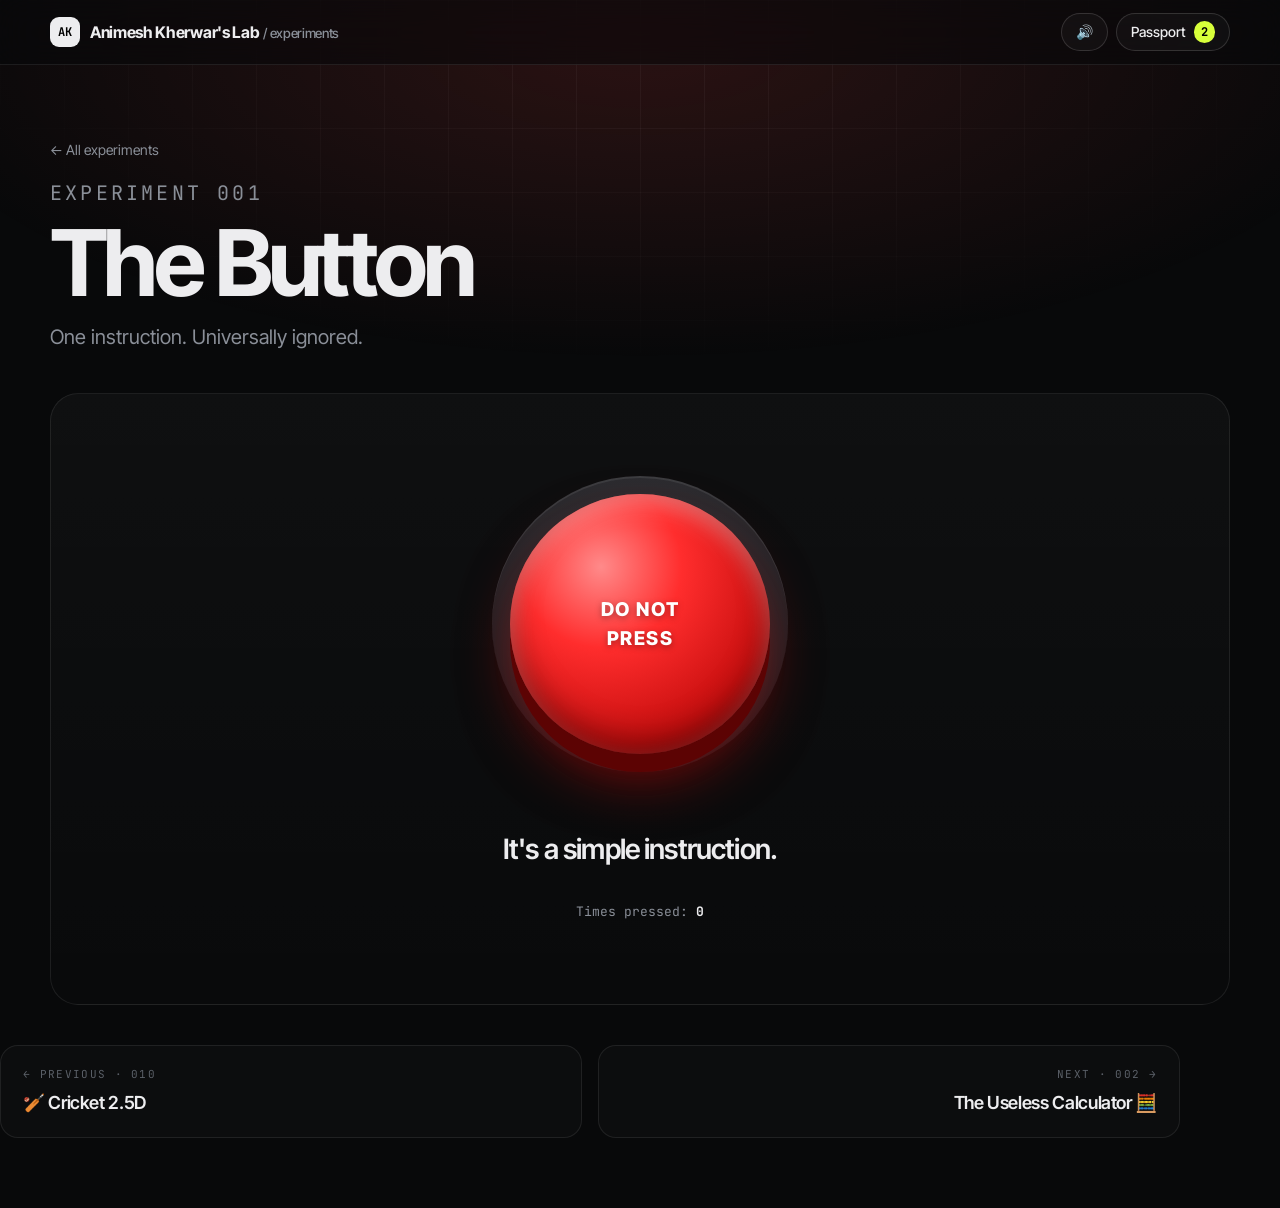
<file: experiments/the-button/index.html>
<!doctype html>
<html lang="en">
<head>
  <meta charset="utf-8">
  <meta name="viewport" content="width=device-width, initial-scale=1, viewport-fit=cover">
  <title>The Button — Animesh Kherwar's Lab</title>
  <meta name="theme-color" content="#08090a">
  <link rel="icon" href="data:image/svg+xml,<svg xmlns='http://www.w3.org/2000/svg' viewBox='0 0 100 100'><text y='.9em' font-size='90'>🧪</text></svg>">
  <link rel="stylesheet" href="../../assets/css/lab.css">
  <style>
    .btn-stage { min-height: min(68vh, 620px); display: grid; place-items: center; text-align: center; }
    .btn-arena { position: relative; isolation: isolate; width: 100%; height: 100%; display: grid; place-items: center; }
    .big-red {
      --size: clamp(190px, 46vw, 260px);
      width: var(--size); height: var(--size); border-radius: 50%;
      border: 0; cursor: pointer; position: relative;
      background: radial-gradient(circle at 35% 28%, #ff8a8a 0%, #ff2d2d 32%, #c80f0f 70%, #7a0505 100%);
      box-shadow:
        0 18px 0 #5c0303,
        0 30px 60px -10px rgba(255, 30, 30, 0.55),
        inset 0 -14px 30px rgba(0, 0, 0, 0.35),
        inset 0 10px 22px rgba(255, 255, 255, 0.35);
      color: #fff; font-weight: 800; letter-spacing: 0.08em; font-size: clamp(15px, 3.6vw, 19px);
      text-shadow: 0 2px 6px rgba(0, 0, 0, 0.35);
      transition: transform 0.12s var(--ease), box-shadow 0.12s, width 0.5s var(--ease), height 0.5s var(--ease);
      user-select: none; -webkit-user-select: none; touch-action: manipulation;
    }
    .bezel {
      display: inline-grid; place-items: center; padding: 18px; border-radius: 50%;
      background: linear-gradient(180deg, #2a2c30, #121316);
      box-shadow: inset 0 2px 0 rgba(255, 255, 255, 0.08), 0 30px 50px -20px #000;
      transition: translate 0.5s var(--ease), padding 0.5s var(--ease);
    }
    .bezel.tiny { padding: 6px; }
    .big-red:active, .big-red.pressed {
      transform: translateY(14px);
      box-shadow: 0 4px 0 #5c0303, 0 10px 30px -10px rgba(255, 30, 30, 0.6), inset 0 -8px 20px rgba(0, 0, 0, 0.35), inset 0 8px 18px rgba(255, 255, 255, 0.3);
    }
    .big-red.tiny { --size: 46px; font-size: 0; }
    .big-red.blue { background: radial-gradient(circle at 35% 28%, #8ac8ff 0%, #2d8bff 32%, #0f55c8 70%, #05227a 100%); box-shadow: 0 18px 0 #03215c, 0 30px 60px -10px rgba(30, 120, 255, 0.55), inset 0 -14px 30px rgba(0,0,0,.35), inset 0 10px 22px rgba(255,255,255,.35); }
    .btn-msg { min-height: 64px; margin-top: 56px; font-size: clamp(20px, 3.4vw, 28px); letter-spacing: -0.03em; font-weight: 600; max-width: 560px; padding: 0 10px; }
    .btn-msg.pop { animation: reveal 0.5s var(--ease); }
    .btn-count { margin-top: 10px; font-family: var(--mono); font-size: 13px; color: var(--muted); }
    .btn-count b { color: var(--text); }
    .deal { display: none; gap: 10px; justify-content: center; margin-top: 18px; flex-wrap: wrap; }
    .deal.show { display: flex; animation: reveal .5s var(--ease); }
    .sys-warn {
      position: fixed; inset: 0; z-index: 800; display: none; place-items: center; padding: 16px;
      background: rgba(0, 0, 0, 0.55); backdrop-filter: blur(4px);
    }
    .sys-warn.show { display: grid; animation: fadeIn .2s; }
    .sys-box { width: min(440px, 100%); border-radius: 16px; overflow: hidden; background: #f1f1f1; color: #111; box-shadow: 0 40px 100px -20px #000; animation: modalIn .35s var(--ease); }
    .sys-title { background: linear-gradient(90deg, #c40000, #ff3b3b); color: #fff; padding: 10px 14px; font-size: 13px; font-weight: 600; display: flex; justify-content: space-between; }
    .sys-body { padding: 22px; display: flex; gap: 16px; align-items: start; font-size: 15px; }
    .sys-body .ic { font-size: 34px; line-height: 1; }
    .sys-actions { display: flex; gap: 8px; justify-content: flex-end; padding: 0 18px 18px; flex-wrap: wrap; }
    .sys-actions button { border: 1px solid #bbb; background: #fff; border-radius: 8px; padding: 8px 14px; cursor: pointer; color: #111; font-size: 14px; }
    .sys-actions button.primary { background: #0a64d8; color: #fff; border-color: #0a64d8; }
    .confetti { position: fixed; top: -20px; width: 10px; height: 14px; z-index: 700; pointer-events: none; animation: fall linear forwards; }
    @keyframes fall { to { transform: translateY(110vh) rotate(720deg); } }
  </style>
</head>
<body data-root="../../" data-exp="001">
  <div data-lab-header></div>
  <section data-lab-hero></section>

  <main class="wrap">
    <section class="stage btn-stage">
      <div class="btn-arena">
        <div>
          <div class="bezel" id="bezel"><button class="big-red" id="bigRed" aria-label="Do not press">DO NOT<br>PRESS</button></div>
          <div class="btn-msg" id="msg" aria-live="polite">It's a simple instruction.</div>
          <div class="deal" id="deal">
            <button class="btn sm accent" id="dealYes">Accept the deal</button>
            <button class="btn sm ghost" id="dealNo">Keep pressing</button>
          </div>
          <div class="btn-count">Times pressed: <b id="count">0</b></div>
        </div>
      </div>
    </section>
  </main>

  <div class="sys-warn" id="warn" role="alertdialog" aria-modal="true">
    <div class="sys-box">
      <div class="sys-title"><span>System Warning</span><span>✕</span></div>
      <div class="sys-body"><span class="ic">⚠️</span><div><b>Excessive button pressing detected.</b><br>The Lab has logged this incident. Continued pressing may void your warranty, dignity, or both.</div></div>
      <div class="sys-actions"><button id="warnOk">I understand</button><button class="primary" id="warnPress">Press it anyway</button></div>
    </div>
  </div>

  <nav data-lab-pager></nav>

  <script src="../../assets/js/registry.js"></script>
  <script src="../../assets/js/lab.js"></script>
  <script src="app.js"></script>
</body>
</html>
</file>
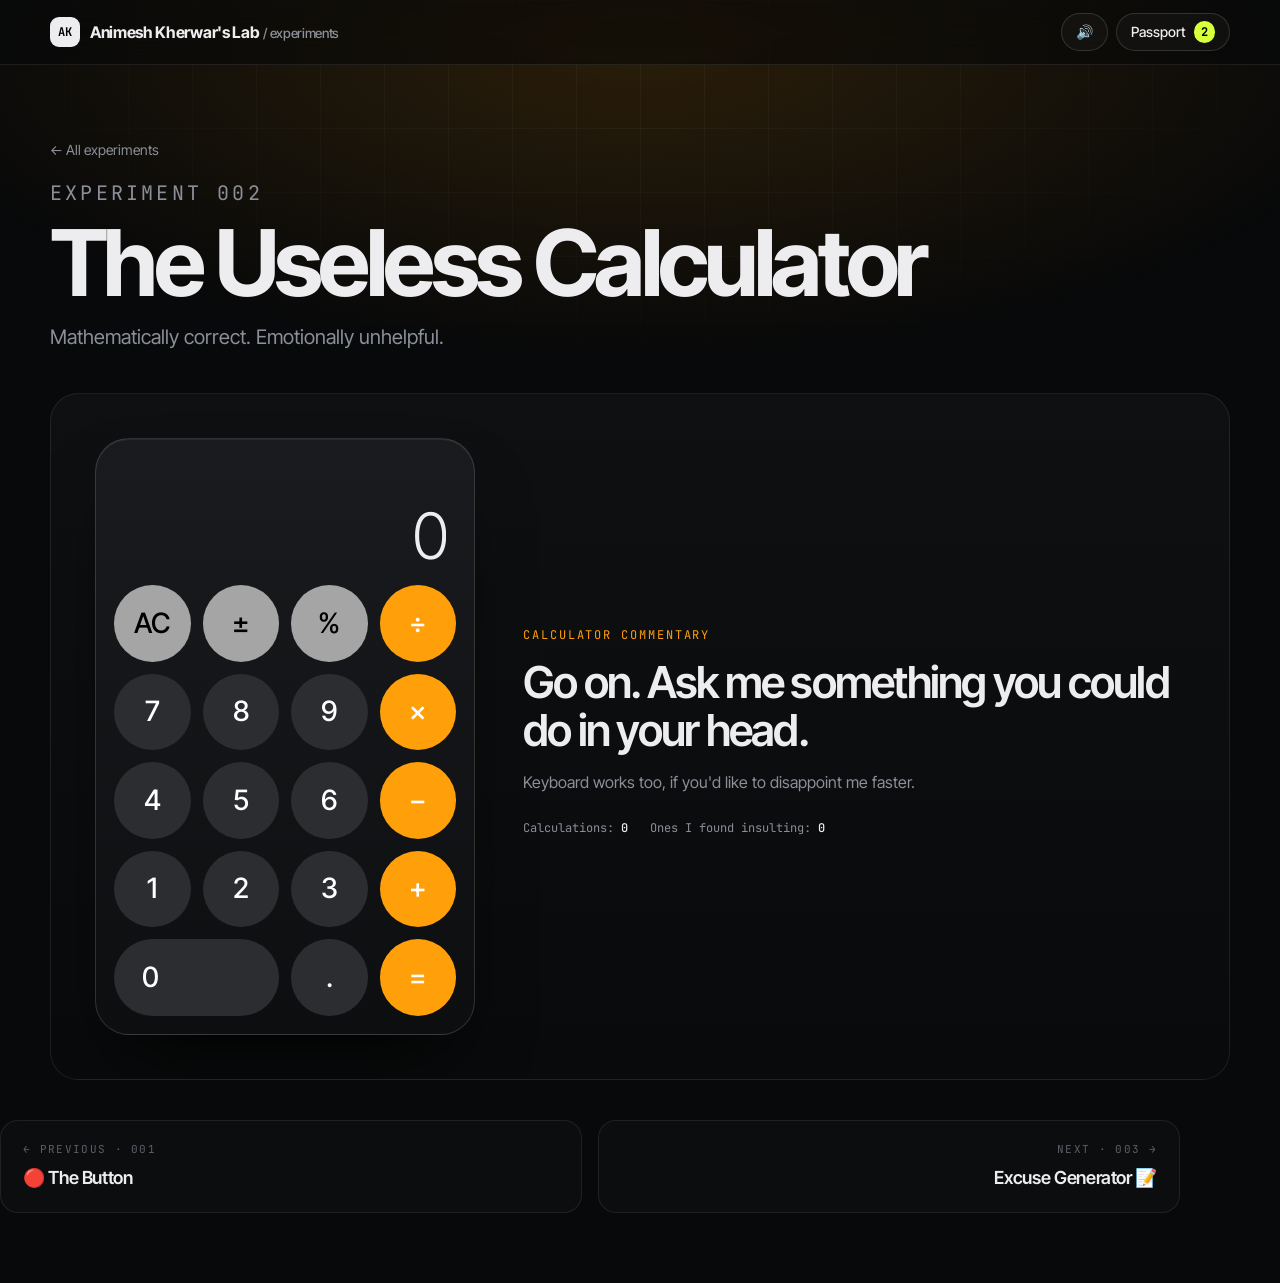
<file: experiments/useless-calculator/index.html>
<!doctype html>
<html lang="en">
<head>
  <meta charset="utf-8">
  <meta name="viewport" content="width=device-width, initial-scale=1, viewport-fit=cover">
  <title>The Useless Calculator — Animesh Kherwar's Lab</title>
  <meta name="theme-color" content="#08090a">
  <link rel="icon" href="data:image/svg+xml,<svg xmlns='http://www.w3.org/2000/svg' viewBox='0 0 100 100'><text y='.9em' font-size='90'>🧪</text></svg>">
  <link rel="stylesheet" href="../../assets/css/lab.css">
  <style>
    .calc-stage { display: grid; grid-template-columns: minmax(0, 380px) minmax(0, 1fr); gap: clamp(20px, 4vw, 48px); align-items: center; }
    .calc {
      width: 100%; padding: 18px; border-radius: 34px;
      background: linear-gradient(180deg, #1a1b1e, #0d0e10);
      border: 1px solid var(--line-2);
      box-shadow: 0 40px 80px -30px #000, inset 0 1px 0 rgba(255,255,255,.06);
    }
    .screen { padding: 22px 10px 14px; text-align: right; min-height: 128px; display: flex; flex-direction: column; justify-content: flex-end; }
    .expr { font-family: var(--mono); font-size: 14px; color: var(--muted); min-height: 20px; overflow: hidden; text-overflow: ellipsis; white-space: nowrap; }
    .out { font-size: 64px; font-weight: 300; letter-spacing: -0.04em; line-height: 1.1; white-space: nowrap; overflow: hidden; transition: font-size .15s; }
    .keys { display: grid; grid-template-columns: repeat(4, 1fr); gap: 12px; }
    .key {
      aspect-ratio: 1; border-radius: 50%; border: 0; cursor: pointer;
      font-size: clamp(22px, 6vw, 28px); font-weight: 500;
      background: #2c2d31; color: #fff;
      transition: filter .15s, transform .1s;
      touch-action: manipulation; user-select: none; -webkit-user-select: none;
    }
    .key:hover { filter: brightness(1.18); }
    .key:active, .key.flash { transform: scale(.94); filter: brightness(1.4); }
    .key.fn { background: #a5a5a5; color: #000; }
    .key.op { background: #ff9f0a; }
    .key.op.on { background: #fff; color: #ff9f0a; }
    .key.zero { grid-column: span 2; aspect-ratio: auto; border-radius: 999px; text-align: left; padding-left: 28px; }
    .verdict { min-height: 220px; }
    .verdict .label { font-family: var(--mono); font-size: 12px; letter-spacing: .16em; text-transform: uppercase; color: var(--exp); }
    .verdict .says { margin-top: 14px; font-size: clamp(26px, 4vw, 44px); line-height: 1.08; letter-spacing: -0.04em; font-weight: 600; }
    .verdict .says.pop { animation: reveal .5s var(--ease); }
    .verdict .sub { margin-top: 16px; color: var(--muted); }
    .calc-stats { margin-top: 24px; display: flex; gap: 22px; flex-wrap: wrap; font-family: var(--mono); font-size: 12px; color: var(--muted); }
    .calc-stats b { color: var(--text); font-weight: 500; }
    @media (max-width: 760px) {
      .calc-stage { grid-template-columns: 1fr; }
      .verdict { min-height: 0; }
      .calc { max-width: 400px; margin: 0 auto; }
      .out { font-size: 54px; }
    }
  </style>
</head>
<body data-root="../../" data-exp="002">
  <div data-lab-header></div>
  <section data-lab-hero></section>

  <main class="wrap">
    <section class="stage">
      <div class="calc-stage">
        <div class="calc" role="application" aria-label="Calculator">
          <div class="screen">
            <div class="expr" id="expr">&nbsp;</div>
            <div class="out" id="out" aria-live="polite">0</div>
          </div>
          <div class="keys" id="keys">
            <button class="key fn" data-a="clear">AC</button>
            <button class="key fn" data-a="sign">±</button>
            <button class="key fn" data-a="pct">%</button>
            <button class="key op" data-op="÷">÷</button>
            <button class="key" data-d="7">7</button><button class="key" data-d="8">8</button><button class="key" data-d="9">9</button>
            <button class="key op" data-op="×">×</button>
            <button class="key" data-d="4">4</button><button class="key" data-d="5">5</button><button class="key" data-d="6">6</button>
            <button class="key op" data-op="−">−</button>
            <button class="key" data-d="1">1</button><button class="key" data-d="2">2</button><button class="key" data-d="3">3</button>
            <button class="key op" data-op="+">+</button>
            <button class="key zero" data-d="0">0</button>
            <button class="key" data-d=".">.</button>
            <button class="key op" data-a="eq">=</button>
          </div>
        </div>

        <div class="verdict">
          <div class="label">Calculator commentary</div>
          <div class="says" id="says">Go on. Ask me something you could do in your head.</div>
          <div class="sub" id="sub">Keyboard works too, if you'd like to disappoint me faster.</div>
          <div class="calc-stats">
            <span>Calculations: <b id="nCalc">0</b></span>
            <span>Ones I found insulting: <b id="nEasy">0</b></span>
          </div>
        </div>
      </div>
    </section>
  </main>

  <nav data-lab-pager></nav>

  <script src="../../assets/js/registry.js"></script>
  <script src="../../assets/js/lab.js"></script>
  <script src="app.js"></script>
</body>
</html>
</file>
<file: assets/css/lab.css>
/* =========================================================
   ANIMESH KHERWAR'S LAB — CORE STYLES
   ========================================================= */
@import url("https://fonts.googleapis.com/css2?family=Inter+Tight:wght@300;400;500;600;700;800&family=JetBrains+Mono:wght@400;500;700&display=swap");

:root {
  --bg: #08090a;
  --bg-2: #0e0f11;
  --bg-3: #15171a;
  --line: rgba(255, 255, 255, 0.08);
  --line-2: rgba(255, 255, 255, 0.14);
  --text: #ededef;
  --muted: #8a8f98;
  --dim: #5b6068;
  --accent: #d7ff3a;
  --exp: var(--accent);
  --radius: 22px;
  --radius-sm: 14px;
  --font: "Inter Tight", ui-sans-serif, system-ui, -apple-system, "Segoe UI", Roboto, sans-serif;
  --mono: "JetBrains Mono", ui-monospace, SFMono-Regular, Menlo, Consolas, monospace;
  --ease: cubic-bezier(0.2, 0.8, 0.2, 1);
  --safe-b: env(safe-area-inset-bottom, 0px);
}

*, *::before, *::after { box-sizing: border-box; }
html { -webkit-text-size-adjust: 100%; scroll-behavior: smooth; }
body {
  margin: 0;
  min-height: 100vh;
  min-height: 100dvh;
  background: var(--bg);
  color: var(--text);
  font-family: var(--font);
  font-size: 16px;
  line-height: 1.55;
  -webkit-font-smoothing: antialiased;
  -moz-osx-font-smoothing: grayscale;
  overflow-x: hidden;
  -webkit-tap-highlight-color: transparent;
}
body::before {
  /* blueprint grid */
  content: "";
  position: fixed; inset: 0;
  background-image:
    linear-gradient(var(--line) 1px, transparent 1px),
    linear-gradient(90deg, var(--line) 1px, transparent 1px);
  background-size: 64px 64px;
  mask-image: radial-gradient(ellipse 80% 60% at 50% 0%, #000 20%, transparent 75%);
  -webkit-mask-image: radial-gradient(ellipse 80% 60% at 50% 0%, #000 20%, transparent 75%);
  opacity: 0.55;
  pointer-events: none;
  z-index: 0;
}
body::after {
  /* top glow */
  content: "";
  position: fixed; left: 50%; top: -30vh;
  width: 120vw; height: 70vh;
  transform: translateX(-50%);
  background: radial-gradient(closest-side, color-mix(in srgb, var(--exp) 14%, transparent), transparent);
  pointer-events: none;
  z-index: 0;
}
main, header, footer, section { position: relative; z-index: 1; }
a { color: inherit; text-decoration: none; }
button { font: inherit; color: inherit; }
::selection { background: var(--accent); color: #000; }

.wrap { width: min(1180px, 100% - 40px); margin-inline: auto; }

/* ---------- Header ---------- */
.lab-header {
  position: sticky; top: 0; z-index: 50;
  backdrop-filter: blur(18px) saturate(1.4);
  -webkit-backdrop-filter: blur(18px) saturate(1.4);
  background: rgba(8, 9, 10, 0.62);
  border-bottom: 1px solid var(--line);
}
.lab-header .wrap { display: flex; align-items: center; justify-content: space-between; height: 64px; gap: 12px; }
.lab-logo {
  display: inline-flex; align-items: center; gap: 10px;
  font-weight: 700; letter-spacing: -0.02em; user-select: none; cursor: pointer;
}
.lab-logo-mark {
  width: 30px; height: 30px; border-radius: 9px;
  display: grid; place-items: center;
  background: var(--text); color: #000;
  font-family: var(--mono); font-size: 12px; font-weight: 700;
  transition: transform 0.4s var(--ease);
}
.lab-logo:hover .lab-logo-mark { transform: rotate(-8deg) scale(1.05); }
.lab-logo-text small { color: var(--muted); font-weight: 500; margin-left: 4px; }
.lab-nav { display: flex; align-items: center; gap: 8px; }

.chip-btn {
  display: inline-flex; align-items: center; gap: 8px;
  height: 38px; padding: 0 14px;
  border-radius: 999px;
  border: 1px solid var(--line-2);
  background: rgba(255, 255, 255, 0.03);
  color: var(--text); font-size: 14px; font-weight: 500;
  cursor: pointer;
  transition: background 0.2s, border-color 0.2s, transform 0.2s var(--ease);
}
.chip-btn:hover { background: rgba(255, 255, 255, 0.07); border-color: rgba(255, 255, 255, 0.24); }
.chip-btn:active { transform: scale(0.97); }
.chip-btn .count {
  font-family: var(--mono); font-size: 12px;
  padding: 2px 7px; border-radius: 999px;
  background: var(--accent); color: #000; font-weight: 700;
}

/* ---------- Buttons ---------- */
.btn {
  display: inline-flex; align-items: center; justify-content: center; gap: 10px;
  height: 52px; padding: 0 24px;
  border-radius: 999px; border: 0;
  background: var(--text); color: #000;
  font-weight: 600; font-size: 16px; letter-spacing: -0.01em;
  cursor: pointer;
  transition: transform 0.2s var(--ease), box-shadow 0.3s, background 0.2s, opacity 0.2s;
  box-shadow: 0 10px 30px -10px rgba(255, 255, 255, 0.35);
}
.btn:hover { transform: translateY(-1px); }
.btn:active { transform: scale(0.97); }
.btn:disabled { opacity: 0.4; cursor: not-allowed; transform: none; }
.btn.ghost { background: transparent; color: var(--text); border: 1px solid var(--line-2); box-shadow: none; }
.btn.ghost:hover { background: rgba(255, 255, 255, 0.05); }
.btn.accent { background: var(--exp); color: #000; box-shadow: 0 10px 40px -12px var(--exp); }
.btn.sm { height: 40px; padding: 0 16px; font-size: 14px; }

/* ---------- Home ---------- */
.hero { padding: clamp(64px, 12vw, 140px) 0 clamp(40px, 7vw, 80px); }
.eyebrow {
  display: inline-flex; align-items: center; gap: 10px;
  font-family: var(--mono); font-size: 12px; letter-spacing: 0.14em; text-transform: uppercase;
  color: var(--muted);
}
.eyebrow .dot { width: 8px; height: 8px; border-radius: 50%; background: var(--accent); box-shadow: 0 0 12px var(--accent); animation: pulse 2s infinite; }
@keyframes pulse { 50% { opacity: 0.35; } }
.hero h1 {
  margin: 22px 0 0;
  font-size: clamp(48px, 10.5vw, 148px);
  line-height: 0.9; letter-spacing: -0.055em; font-weight: 700;
}
.hero h1 .thin { font-weight: 300; color: var(--muted); }
.hero h1 .grad {
  background: linear-gradient(100deg, #fff 10%, var(--accent) 60%, #7dffcf);
  -webkit-background-clip: text; background-clip: text; color: transparent;
}
.hero p.lede { margin: 28px 0 0; max-width: 620px; font-size: clamp(17px, 2.2vw, 21px); color: var(--muted); }
.hero-stats { display: flex; flex-wrap: wrap; gap: 12px 36px; margin-top: 40px; font-family: var(--mono); font-size: 13px; color: var(--muted); }
.hero-stats b { color: var(--text); font-weight: 500; }

.section-head { display: flex; align-items: end; justify-content: space-between; gap: 16px; margin-bottom: 22px; }
.section-head h2 { margin: 0; font-size: clamp(22px, 3vw, 30px); letter-spacing: -0.03em; font-weight: 600; }
.section-head span { font-family: var(--mono); font-size: 12px; color: var(--dim); }

.grid { display: grid; grid-template-columns: repeat(auto-fill, minmax(300px, 1fr)); gap: 16px; padding-bottom: 80px; }
.card {
  --mx: 50%; --my: 50%;
  position: relative; overflow: hidden;
  display: flex; flex-direction: column;
  min-height: 260px; padding: 26px;
  border-radius: var(--radius);
  background: linear-gradient(180deg, rgba(255, 255, 255, 0.035), rgba(255, 255, 255, 0.01));
  border: 1px solid var(--line);
  transition: transform 0.5s var(--ease), border-color 0.3s;
  isolation: isolate;
}
.card::before {
  content: ""; position: absolute; inset: 0; z-index: -1;
  background: radial-gradient(420px circle at var(--mx) var(--my), color-mix(in srgb, var(--c) 18%, transparent), transparent 45%);
  opacity: 0; transition: opacity 0.35s;
}
.card:hover { transform: translateY(-4px); border-color: color-mix(in srgb, var(--c) 40%, transparent); }
.card:hover::before { opacity: 1; }
.card-top { display: flex; justify-content: space-between; align-items: center; }
.card-num { font-family: var(--mono); font-size: 12px; letter-spacing: 0.12em; color: var(--dim); }
.card-icon {
  width: 52px; height: 52px; border-radius: 16px;
  display: grid; place-items: center; font-size: 26px;
  background: color-mix(in srgb, var(--c) 12%, transparent);
  border: 1px solid color-mix(in srgb, var(--c) 25%, transparent);
}
.card h3 { margin: auto 0 6px; padding-top: 34px; font-size: 26px; letter-spacing: -0.035em; font-weight: 600; line-height: 1.1; }
.card p { margin: 0; color: var(--muted); font-size: 15px; }
.card-foot { display: flex; justify-content: space-between; align-items: center; margin-top: 22px; font-family: var(--mono); font-size: 12px; color: var(--muted); }
.card-foot .go { color: var(--text); transition: transform 0.3s var(--ease); }
.card:hover .card-foot .go { transform: translateX(4px); }
.badge {
  display: inline-flex; align-items: center; gap: 6px;
  font-family: var(--mono); font-size: 11px; letter-spacing: 0.06em; text-transform: uppercase;
  padding: 4px 9px; border-radius: 999px;
  border: 1px solid var(--line-2); color: var(--muted);
}
.badge.new { border-color: transparent; background: var(--accent); color: #000; font-weight: 700; }
.badge.seen { color: var(--dim); }
.card.locked { border-style: dashed; justify-content: center; align-items: center; text-align: center; color: var(--dim); }
.card.locked h3 { margin: 10px 0 6px; padding: 0; color: var(--muted); }

.site-foot { border-top: 1px solid var(--line); padding: 34px 0 calc(34px + var(--safe-b)); color: var(--dim); font-size: 13px; }
.site-foot .wrap { display: flex; flex-wrap: wrap; gap: 10px; justify-content: space-between; }
.site-foot .mono { font-family: var(--mono); }

/* ---------- Experiment page ---------- */
.exp-hero { padding: clamp(36px, 7vw, 72px) 0 clamp(24px, 4vw, 40px); }
.exp-back { display: inline-flex; gap: 8px; align-items: center; color: var(--muted); font-size: 14px; transition: color 0.2s; }
.exp-back:hover { color: var(--text); }
.exp-kicker { margin: 26px 0 0; font-family: var(--mono); font-size: 12px; letter-spacing: 0.16em; text-transform: uppercase; color: var(--exp); }
.exp-hero h1 { margin: 10px 0 0; font-size: clamp(40px, 8vw, 92px); line-height: 0.95; letter-spacing: -0.05em; font-weight: 700; }
.exp-hero p { margin: 16px 0 0; color: var(--muted); font-size: clamp(16px, 2vw, 20px); max-width: 640px; }

.stage {
  position: relative;
  border-radius: 28px;
  border: 1px solid var(--line);
  background: linear-gradient(180deg, rgba(255, 255, 255, 0.03), rgba(255, 255, 255, 0.008));
  padding: clamp(20px, 4vw, 44px);
  overflow: hidden;
}
.panel {
  border-radius: var(--radius-sm);
  border: 1px solid var(--line);
  background: rgba(255, 255, 255, 0.025);
  padding: 18px;
}
.mono { font-family: var(--mono); }
.muted { color: var(--muted); }
.center { text-align: center; }

.exp-pager { display: grid; grid-template-columns: 1fr 1fr; gap: 16px; margin: 40px 0 70px; }
.exp-pager a {
  display: block; padding: 20px 22px; border-radius: 18px;
  border: 1px solid var(--line); background: rgba(255, 255, 255, 0.02);
  transition: border-color 0.2s, background 0.2s;
}
.exp-pager a:hover { border-color: var(--line-2); background: rgba(255, 255, 255, 0.04); }
.exp-pager small { display: block; font-family: var(--mono); font-size: 11px; letter-spacing: 0.12em; text-transform: uppercase; color: var(--dim); margin-bottom: 6px; }
.exp-pager strong { font-weight: 600; letter-spacing: -0.02em; font-size: 18px; }
.exp-pager .next { text-align: right; }

/* Device gate */
.device-gate {
  position: absolute; inset: 0; z-index: 20;
  display: none; place-items: center; text-align: center; padding: 30px;
  background: rgba(8, 9, 10, 0.9); backdrop-filter: blur(8px);
}
.device-gate h3 { margin: 12px 0 8px; font-size: 26px; letter-spacing: -0.03em; }
.device-gate p { margin: 0 auto; color: var(--muted); max-width: 360px; }
.device-gate .big { font-size: 54px; }
body.is-touch .device-gate { display: grid; }

/* ---------- Toasts ---------- */
.toast-stack {
  position: fixed; left: 50%; bottom: calc(22px + var(--safe-b)); transform: translateX(-50%);
  z-index: 1000; display: flex; flex-direction: column; gap: 10px; align-items: center;
  width: min(420px, calc(100% - 28px)); pointer-events: none;
}
.toast {
  width: 100%;
  display: flex; gap: 14px; align-items: center;
  padding: 14px 16px; border-radius: 18px;
  background: rgba(22, 24, 27, 0.86);
  backdrop-filter: blur(20px) saturate(1.5); -webkit-backdrop-filter: blur(20px) saturate(1.5);
  border: 1px solid var(--line-2);
  box-shadow: 0 20px 60px -15px rgba(0, 0, 0, 0.8);
  animation: toastIn 0.6s var(--ease) both;
  pointer-events: auto;
}
.toast.out { animation: toastOut 0.4s var(--ease) both; }
.toast .t-icon { width: 44px; height: 44px; border-radius: 13px; display: grid; place-items: center; font-size: 22px; background: color-mix(in srgb, var(--accent) 16%, transparent); flex: none; }
.toast small { display: block; font-family: var(--mono); font-size: 10.5px; letter-spacing: 0.14em; text-transform: uppercase; color: var(--accent); }
.toast strong { display: block; font-size: 15px; letter-spacing: -0.01em; }
.toast span { display: block; font-size: 13px; color: var(--muted); }
@keyframes toastIn { from { opacity: 0; transform: translateY(20px) scale(0.96); } }
@keyframes toastOut { to { opacity: 0; transform: translateY(10px) scale(0.97); } }

/* ---------- Modal / Passport ---------- */
.modal-backdrop {
  position: fixed; inset: 0; z-index: 900;
  display: grid; place-items: center; padding: 16px;
  background: rgba(0, 0, 0, 0.6);
  backdrop-filter: blur(6px); -webkit-backdrop-filter: blur(6px);
  animation: fadeIn 0.3s both;
}
@keyframes fadeIn { from { opacity: 0; } }
.modal {
  width: min(560px, 100%); max-height: min(86vh, 860px); overflow: auto;
  border-radius: 26px; border: 1px solid var(--line-2);
  background: linear-gradient(180deg, #131518, #0c0d0f);
  box-shadow: 0 40px 120px -20px rgba(0, 0, 0, 0.9);
  padding: 28px;
  animation: modalIn 0.5s var(--ease) both;
}
@keyframes modalIn { from { opacity: 0; transform: translateY(16px) scale(0.98); } }
.modal-head { display: flex; justify-content: space-between; align-items: start; gap: 12px; }
.modal-head h2 { margin: 6px 0 0; font-size: 28px; letter-spacing: -0.04em; }
.icon-btn {
  width: 38px; height: 38px; border-radius: 50%; flex: none;
  border: 1px solid var(--line-2); background: transparent; color: var(--text);
  cursor: pointer; font-size: 18px; line-height: 1;
}
.icon-btn:hover { background: rgba(255, 255, 255, 0.06); }
.pp-stats { display: grid; grid-template-columns: repeat(3, 1fr); gap: 10px; margin: 22px 0; }
.pp-stat { padding: 14px; border-radius: 16px; border: 1px solid var(--line); background: rgba(255, 255, 255, 0.025); }
.pp-stat b { display: block; font-size: 26px; letter-spacing: -0.04em; font-weight: 600; }
.pp-stat small { font-family: var(--mono); font-size: 10.5px; letter-spacing: 0.1em; text-transform: uppercase; color: var(--muted); }
.pp-bar { height: 6px; border-radius: 99px; background: rgba(255, 255, 255, 0.06); overflow: hidden; margin-bottom: 20px; }
.pp-bar i { display: block; height: 100%; background: linear-gradient(90deg, var(--accent), #7dffcf); border-radius: 99px; }
.ach-list { display: grid; gap: 8px; }
.ach { display: flex; gap: 12px; align-items: center; padding: 10px 12px; border-radius: 14px; border: 1px solid var(--line); }
.ach .a-icon { width: 38px; height: 38px; border-radius: 11px; display: grid; place-items: center; font-size: 19px; background: rgba(255, 255, 255, 0.05); flex: none; }
.ach strong { display: block; font-size: 14px; }
.ach span { display: block; font-size: 12.5px; color: var(--muted); }
.ach.locked { opacity: 0.45; }
.ach.locked .a-icon { filter: grayscale(1); }
.ach.got { border-color: color-mix(in srgb, var(--accent) 30%, transparent); }
.ach.got .a-icon { background: color-mix(in srgb, var(--accent) 16%, transparent); }
.pp-reset { margin-top: 18px; background: none; border: 0; color: var(--dim); font-size: 12px; cursor: pointer; text-decoration: underline; }

/* ---------- Utilities ---------- */
.shake { animation: shake 0.5s; }
@keyframes shake {
  10%, 90% { transform: translate(-2px, 0); }
  20%, 80% { transform: translate(4px, 1px); }
  30%, 50%, 70% { transform: translate(-7px, -1px); }
  40%, 60% { transform: translate(7px, 1px); }
}
.reveal { animation: reveal 0.8s var(--ease) both; }
@keyframes reveal { from { opacity: 0; transform: translateY(18px); } }

@media (max-width: 640px) {
  .wrap { width: calc(100% - 28px); }
  .lab-header .wrap { height: 58px; }
  .lab-logo-text small { display: none; }
  .lab-logo-text { font-size: 15px; white-space: nowrap; }
  .lab-logo { gap: 8px; }
  .chip-btn { padding: 0 12px; }
  .grid { grid-template-columns: 1fr; gap: 12px; }
  .card { min-height: 220px; padding: 22px; }
  .card h3 { font-size: 24px; }
  .stage { border-radius: 22px; }
  .exp-pager { grid-template-columns: 1fr; }
  .exp-pager .next { text-align: left; }
  .pp-stats { gap: 8px; }
  .pp-stat b { font-size: 22px; }
  .modal { padding: 22px; }
}

@media (prefers-reduced-motion: reduce) {
  *, *::before, *::after { animation-duration: 0.01ms !important; transition-duration: 0.01ms !important; }
}
</file>
<file: assets/css/bureau.css>
/* BOC - Bureau redesign - Animesh - 03.11.2026
   Scoped to .bureau: existing experiment pages keep their original styles. */
.bureau{--paper:#f2eee3;--ink:#242820;--red:#9e3427;--quiet:#66695e;--rule:#b8b7a8;--accent:#9e3427;--text:#242820;--muted:#66695e;--dim:#66695e;--line:#d0cec0;--line-2:#b8b7a8;background:var(--paper);color:var(--ink);font-family:Arial,Helvetica,sans-serif;line-height:1.5}
.bureau::before,.bureau::after{display:none}.bureau *{box-sizing:border-box}.bureau [hidden]{display:none!important}.bureau a{color:inherit}.bureau button,.bureau input{font:inherit}.bureau :focus-visible{outline:3px solid var(--red);outline-offset:5px}.bureau ::selection{background:#e4c5b2;color:var(--ink)}
.bureau-topline,.bureau-main,.bureau-footer,.bureau .lab-header .wrap{width:min(1240px,calc(100% - 80px));margin-inline:auto}.bureau-topline{display:flex;justify-content:space-between;padding:14px 0;border-bottom:1px solid var(--rule);font:11px/1.4 'Courier New',monospace;text-transform:uppercase;letter-spacing:.05em}.bureau .lab-header{position:relative;background:none;backdrop-filter:none;border:0}.bureau .lab-header .wrap{height:90px;border-bottom:3px solid var(--ink)}.bureau .lab-logo{gap:12px;letter-spacing:0}.bureau .lab-logo-mark{width:42px;height:42px;border-radius:0;background:var(--ink);color:var(--paper);font:700 16px 'Courier New',monospace}.bureau .lab-logo-text{font-family:Georgia,serif;font-size:21px}.bureau .lab-logo-text small{display:none}.bureau .chip-btn{border-radius:0;background:transparent;border:1px solid var(--rule);height:38px;font:12px 'Courier New',monospace}.bureau .chip-btn:hover{background:#e6e1d3;border-color:var(--ink)}.bureau .chip-btn .count{border-radius:0;background:var(--ink);color:var(--paper)}
.bureau-intro{display:grid;grid-template-columns:1fr 320px;gap:60px;padding:64px 0 52px;align-items:center}.bureau-kicker{font:11px/1.6 'Courier New',monospace;text-transform:uppercase;letter-spacing:.1em;margin:0 0 22px}.bureau h1{font:normal clamp(52px,6.5vw,91px)/.98 Georgia,'Times New Roman',serif;letter-spacing:-.055em;margin:0}.bureau h1 em{color:var(--red);font-weight:normal}.bureau-deck{font-size:17px;line-height:1.7;margin:28px 0 22px;color:var(--quiet)}.bureau-link{display:inline-flex;gap:35px;border-bottom:1px solid var(--ink);padding:9px 0;font-weight:bold;font-size:13px}.bureau-link:hover{color:var(--red);border-color:var(--red)}
.bureau-notice{border:1px solid var(--ink);padding:27px 26px;background:#e9e4d6;position:relative;transform:rotate(2deg)}.notice-number,.notice-small{font:11px/1.5 'Courier New',monospace}.notice-rule{height:5px;background:var(--ink);margin:16px 0 25px}.notice-title{font:32px/1.1 Georgia,serif;margin:0 0 18px}.bureau-notice>p:not(.notice-title):not(.notice-small){font-size:13px}.notice-stamp{border:3px double var(--red);color:var(--red);font:bold 18px/1.1 'Courier New',monospace;letter-spacing:.12em;text-align:center;padding:12px;width:170px;transform:rotate(-8deg);margin:26px 0 24px 42px}.notice-small{border-top:1px solid var(--rule);padding-top:15px;margin-bottom:0;color:var(--quiet)}
.bureau-ledger{border-block:1px solid var(--ink);display:flex;justify-content:space-between;gap:16px;padding:15px 0;font:11px/1.5 'Courier New',monospace}.bureau-ledger b{font-weight:bold;color:var(--red)}
.bureau-feature{display:grid;grid-template-columns:180px 1fr 210px;gap:36px;align-items:center;border-bottom:1px solid var(--ink);padding:36px 0}.feature-reference{font:11px/1.7 'Courier New',monospace;color:var(--quiet)}.feature-reference strong{display:block;color:var(--red);font-weight:normal;text-transform:uppercase;margin-bottom:9px}.feature-title{font:36px/1.15 Georgia,serif;letter-spacing:-.03em;margin:0 0 10px}.feature-description{font-size:14px;color:var(--quiet);margin:0;max-width:520px}.feature-action{display:flex;justify-content:space-between;align-items:center;background:var(--ink);color:var(--paper)!important;padding:17px 18px;font:12px 'Courier New',monospace}.feature-action:hover{background:var(--red)}
.bureau-directory{padding:55px 0 65px;scroll-margin-top:20px}.directory-heading{display:flex;justify-content:space-between;align-items:end;gap:20px;margin-bottom:30px}.directory-heading .bureau-kicker{margin-bottom:9px}.directory-heading h2{font:36px/1.2 Georgia,serif;letter-spacing:-.035em;margin:0}.directory-ref{font:11px 'Courier New',monospace;color:var(--quiet)}.directory-tools{display:flex;justify-content:space-between;gap:25px;align-items:end;margin-bottom:16px}.bureau-search{display:flex;flex-direction:column;gap:7px;font:11px 'Courier New',monospace;width:min(360px,100%)}.bureau-search input{border:0;border-bottom:1px solid var(--ink);border-radius:0;background:transparent;padding:10px 0;color:var(--ink);font:15px Arial,sans-serif;width:100%}.bureau-filters{display:flex;gap:7px;flex-wrap:wrap}.bureau-filters button{padding:9px 12px;border:1px solid var(--rule);background:none;font:11px 'Courier New',monospace;cursor:pointer;color:var(--ink)}.bureau-filters button[aria-pressed=true]{background:var(--ink);border-color:var(--ink);color:var(--paper)}.directory-result{font:11px 'Courier New',monospace;color:var(--quiet);margin:20px 0 12px;min-height:14px}.bureau-files{border-top:2px solid var(--ink)}.bureau-file{display:grid;grid-template-columns:85px 1fr 170px 45px;gap:22px;align-items:center;padding:25px 12px 25px 0;border-bottom:1px solid var(--rule);transition:background .15s,padding .15s}.bureau-file:hover{background:#e8e3d6;padding-left:12px}.file-number{font:14px 'Courier New',monospace;color:var(--red)}.file-title{font:25px/1.2 Georgia,serif;letter-spacing:-.02em;margin:0 0 7px}.file-description{font:13px/1.6 Arial,sans-serif;color:var(--quiet);margin:0}.file-status{font:10px/1.7 'Courier New',monospace;text-transform:uppercase;letter-spacing:.04em}.file-status span{display:block;color:var(--quiet)}.file-arrow{font:25px Georgia,serif;text-align:right}.bureau-empty{padding:30px 0;font:16px Georgia,serif}
.bureau-colophon{display:grid;grid-template-columns:140px 1fr 220px;gap:30px;align-items:center;border-block:3px solid var(--ink);padding:35px 0}.colophon-mark{font:bold 18px 'Courier New',monospace;border:1px solid var(--ink);padding:17px 10px;text-align:center}.bureau-colophon h2{font:26px Georgia,serif;margin:0 0 8px}.bureau-colophon p{font-size:13px;color:var(--quiet);margin:0}.colophon-note{font:11px/1.6 'Courier New',monospace;text-align:right;color:var(--quiet)}.bureau-footer{display:flex;justify-content:space-between;gap:20px;padding:25px 0 35px;font:11px/1.5 'Courier New',monospace;color:var(--quiet)}
.bureau .toast{border-radius:0;background:var(--paper);border:1px solid var(--ink);box-shadow:5px 5px 0 #24282025;backdrop-filter:none}.bureau .toast .t-icon{border-radius:0;background:#e4dece}.bureau .toast small{color:var(--red)}.bureau .modal-backdrop{background:#24282099;backdrop-filter:none}.bureau .modal{background:var(--paper);border:1px solid var(--ink);border-radius:0;box-shadow:8px 8px 0 #24282033}.bureau .modal-head h2{font-family:Georgia,serif;letter-spacing:-.02em}.bureau .icon-btn{border-radius:0}.bureau .pp-stat,.bureau .ach{border-radius:0;background:transparent}.bureau .pp-stat b{font-family:Georgia,serif}.bureau .ach .a-icon{border-radius:0;background:#e4dece}.bureau .ach.got{border-color:var(--red)}.bureau .pp-bar,.bureau .pp-bar i{border-radius:0}.bureau .pp-bar{background:#d9d4c6}.bureau .pp-bar i{background:var(--red)}.bureau .ach.locked{opacity:.7}.bureau .pp-reset{color:var(--quiet)}.skip-link{position:absolute;top:-100px;left:20px;z-index:1001;background:var(--ink);color:var(--paper)!important;padding:12px}.skip-link:focus{top:10px}
.bureau-error{padding:70px 0 100px;max-width:800px}.bureau-error h1{margin-bottom:25px}.bureau-error p{max-width:530px;color:var(--quiet)}.error-ref{font:12px 'Courier New',monospace;color:var(--red)!important;text-transform:uppercase}
@media(max-width:900px){.bureau-topline,.bureau-main,.bureau-footer,.bureau .lab-header .wrap{width:calc(100% - 40px)}.bureau-intro{grid-template-columns:1fr 260px;gap:30px}.bureau-notice{padding:22px 18px}.notice-stamp{margin-left:20px}.bureau-feature{grid-template-columns:130px 1fr;gap:20px}.feature-action{grid-column:2;width:210px}.bureau-colophon{grid-template-columns:110px 1fr}.colophon-note{display:none}.bureau-file{grid-template-columns:60px 1fr 120px 25px;gap:15px}.bureau-ledger{flex-wrap:wrap}}
@media(max-width:600px){.bureau-topline,.bureau-main,.bureau-footer,.bureau .lab-header .wrap{width:calc(100% - 32px)}.bureau-topline span:last-child{display:none}.bureau .lab-header .wrap{height:auto;min-height:88px;flex-wrap:wrap;padding:16px 0;gap:14px}.bureau .lab-logo-text{font-size:17px}.bureau .lab-logo-mark{width:34px;height:34px}.bureau .lab-nav{width:100%;justify-content:space-between}.bureau .chip-btn{font-size:11px;padding:0 10px}.bureau-intro{grid-template-columns:1fr;padding:38px 0;gap:32px}.bureau h1{font-size:clamp(49px,12vw,70px)}.bureau-kicker{font-size:10px}.bureau-deck{font-size:15px}.bureau-notice{transform:none;max-width:none;padding:22px}.notice-title{font-size:28px}.notice-stamp{position:absolute;right:20px;top:90px;margin:0;width:125px;font-size:14px}.bureau-notice>p:not(.notice-small){max-width:58%}.notice-small{margin-top:25px}.bureau-ledger{font-size:10px;gap:8px}.bureau-ledger span:last-child{display:none}.bureau-feature{grid-template-columns:1fr;gap:14px;padding:28px 0}.feature-reference strong{display:inline;margin-right:10px}.feature-title{font-size:30px}.feature-action{grid-column:auto;width:100%}.directory-heading{align-items:start}.directory-heading h2{font-size:30px}.directory-ref{display:none}.directory-tools{flex-direction:column;align-items:stretch;gap:18px}.bureau-search{width:100%}.bureau-file{grid-template-columns:38px 1fr 20px;gap:12px;padding:22px 0}.file-title{font-size:23px}.file-status{grid-column:2;grid-row:2;display:flex;gap:12px}.file-arrow{grid-column:3;grid-row:1}.file-number{font-size:11px;align-self:start;padding-top:5px}.file-description{font-size:12px}.bureau-colophon{grid-template-columns:1fr;gap:18px;padding:28px 0}.colophon-mark{width:120px;font-size:13px;padding:10px}.bureau-footer{flex-direction:column;gap:8px}.bureau .modal{padding:20px}.bureau-directory{padding-top:35px}}
@media(prefers-reduced-motion:reduce){.bureau *{scroll-behavior:auto!important;transition:none!important;animation:none!important}}
/* EOC - Bureau redesign - Animesh - 03.11.2026 */
</file>
<file: experiments/cricket/styles.css>
/* Cricket, Unreasonably Serious — experiment styles (scoped under .crk; explicit colours so shared styles cannot produce white-on-white). */
.crk { --bg: #0c1222; --panel: #141c33; --panel2: #1c2645; --ink: #f3f5fb; --muted: #b6bfd6; --gold: #ffcf4a; --accent: #2fd27a;
  --danger: #ff5b5b; --line: #33406a; --btn: #26335c; --btnInk: #ffffff; --primary: #ffcf4a; --primaryInk: #111522;
  color: var(--ink); background: var(--bg); font-family: system-ui, -apple-system, "Segoe UI", Roboto, sans-serif;
  min-height: 70vh; position: relative; border-radius: 18px; overflow: hidden;
  padding: env(safe-area-inset-top) env(safe-area-inset-right) env(safe-area-inset-bottom) env(safe-area-inset-left); }
.crk [hidden] { display: none !important; }
.crk *, .crk *::before, .crk *::after { box-sizing: border-box; }
.crk h1, .crk h2, .crk h3 { color: var(--ink); margin: 0 0 .4em; line-height: 1.15; }
.crk-screen { display: none; padding: 16px; }
.crk-screen.is-active { display: block; }
.crk-hero { text-align: center; padding: 28px 8px 12px; background: radial-gradient(ellipse at 50% 0%, #22407a 0%, transparent 70%); }
.crk-hero h1 { font-size: clamp(1.8rem, 6vw, 3.1rem); letter-spacing: -0.02em; }
.crk-hero h1 span { color: var(--gold); display: block; }
.crk-kicker { color: var(--accent); text-transform: uppercase; letter-spacing: .14em; font-size: .75rem; font-weight: 700; margin: 0 0 .5em; }
.crk-sub { color: var(--muted); margin: .2em 0; }
.crk-snap, .crk-snapline { font-size: .8rem; color: #ffd98a; background: #2a2412; border: 1px solid #5a4a1a; border-radius: 8px; padding: 6px 10px; display: inline-block; margin: 8px 0; }
.crk-menu { display: grid; grid-template-columns: repeat(auto-fit, minmax(220px, 1fr)); gap: 10px; max-width: 960px; margin: 14px auto; }
.crk-menu--small { grid-template-columns: repeat(auto-fit, minmax(160px, 1fr)); }

/* Buttons: always explicit background + text colour */
.crk-btn { appearance: none; -webkit-appearance: none; border: 2px solid #3d4d84; background: var(--btn); color: var(--btnInk);
  font: 600 1rem/1.2 inherit; padding: 12px 16px; min-height: 48px; min-width: 48px; border-radius: 12px; cursor: pointer;
  display: inline-flex; flex-direction: column; align-items: center; justify-content: center; gap: 2px; text-align: center;
  touch-action: manipulation; user-select: none; -webkit-user-select: none; transition: transform .08s, background .15s; }
.crk-btn small { font-weight: 500; font-size: .75rem; color: #c9d2ea; }
.crk-btn:hover { background: #31407a; }
.crk-btn:active { transform: scale(.97); }
.crk-btn:focus-visible { outline: 3px solid var(--gold); outline-offset: 2px; }
.crk-btn[disabled] { opacity: .45; cursor: not-allowed; }
.crk-btn--primary { background: var(--primary); color: var(--primaryInk); border-color: #ffe38a; }
.crk-btn--primary small { color: #3a3010; }
.crk-btn--primary:hover { background: #ffd966; }
.crk-btn--ghost { background: transparent; color: var(--ink); border-color: var(--line); }
.crk-btn--ghost:hover { background: #1b2546; }
.crk-btn--resume { background: #12452c; border-color: #2fd27a; color: #fff; }
.crk-btn--danger { background: #5a1620; border-color: var(--danger); color: #fff; }
.crk-btn--small { min-height: 44px; font-size: .9rem; padding: 8px 12px; }
.crk-btn--icon { min-width: 44px; min-height: 44px; padding: 6px; font-size: 1rem; }
.crk-wide { width: 100%; margin-top: 12px; }
.crk-bar { display: flex; align-items: center; gap: 12px; margin-bottom: 12px; }
.crk-bar h2 { margin: 0; font-size: 1.25rem; }
.crk-panel { background: var(--panel); border: 1px solid var(--line); border-radius: 14px; padding: 14px; max-width: 1000px; margin: 0 auto; }
.crk-two { display: grid; grid-template-columns: 1fr 1fr; gap: 12px; }
@media (max-width: 640px) { .crk-two { grid-template-columns: 1fr; } }
.crk-field { border: 1px solid var(--line); border-radius: 12px; padding: 10px 12px; margin: 0 0 12px; }
.crk-field legend { color: var(--gold); font-weight: 700; padding: 0 6px; }
.crk-lbl { display: block; font-weight: 600; margin: 8px 0 4px; color: var(--ink); }
.crk-select { width: 100%; min-height: 44px; background: #0f1630; color: #fff; border: 2px solid #3d4d84; border-radius: 10px; padding: 8px; font: inherit; }
.crk-chips { display: flex; flex-wrap: wrap; gap: 8px; }
.crk-chip { display: inline-flex; align-items: center; gap: 6px; min-height: 44px; padding: 8px 12px; border-radius: 999px; background: #1a2346; border: 2px solid #3d4d84; color: #fff; cursor: pointer; }
.crk-chip:has(input:checked) { background: var(--primary); color: var(--primaryInk); border-color: #ffe38a; }
.crk-chip input { accent-color: #111; }
.crk-note { color: var(--muted); font-size: .88rem; }
.crk-errors { color: #ffb3b3; margin: 8px 0; padding-left: 18px; }
.crk-xi-sum { font-size: .8rem; color: var(--muted); }
.crk-row { display: flex; flex-wrap: wrap; gap: 10px; justify-content: center; margin: 10px 0; }
.crk-center { text-align: center; }
.crk-list { list-style: none; padding: 0; margin: 0; max-height: 52vh; overflow: auto; border: 1px solid var(--line); border-radius: 10px; }
.crk-list li { display: flex; align-items: center; gap: 8px; padding: 6px 8px; border-bottom: 1px solid #222d52; min-height: 48px; }
.crk-list li label { flex: 1; display: flex; gap: 8px; align-items: center; cursor: pointer; }
.crk-list input[type=checkbox] { width: 22px; height: 22px; accent-color: var(--gold); }
.crk-order { counter-reset: o; }
.crk-order li::before { counter-increment: o; content: counter(o); width: 24px; color: var(--gold); font-weight: 700; }
.crk-order .nm { flex: 1; }
.crk-badge { font-size: .7rem; padding: 2px 6px; border-radius: 6px; background: #2b3765; color: #dfe6ff; white-space: nowrap; }
.crk-badge--os { background: #6b2a8a; color: #fff; }
.crk-badge--fict { background: #7a4a00; color: #fff; }
.crk-coin { width: 110px; height: 110px; border-radius: 50%; margin: 20px auto; background: radial-gradient(circle at 35% 30%, #ffe9a3, #c9971f); color: #4a3505; display: grid; place-items: center; font: 800 2.4rem/1 serif; box-shadow: 0 8px 30px #0008; }
.crk-coin.spin { animation: crk-flip 1.6s cubic-bezier(.2,.7,.3,1); }
@keyframes crk-flip { from { transform: rotateY(0) translateY(0); } 50% { transform: rotateY(1440deg) translateY(-60px); } to { transform: rotateY(2880deg) translateY(0); } }

/* Match stage */
.crk-screen--match { padding: 0; }
.crk-stage { position: relative; width: 100%; height: min(100svh - 40px, 820px); min-height: 520px; background: #000; overflow: hidden;
  touch-action: none; overscroll-behavior: contain; user-select: none; -webkit-user-select: none; }
@media (orientation: portrait) and (max-width: 700px) { .crk-stage { height: calc(100svh - 20px); min-height: 600px; } }
.crk-canvas { position: absolute; inset: 0; width: 100%; height: 100%; display: block; }
.crk-score { position: absolute; top: max(8px, env(safe-area-inset-top)); left: 50%; transform: translateX(-50%); width: min(96%, 720px);
  background: linear-gradient(180deg, #0d1530ee, #0a1024ee); border: 1px solid #3b4c86; border-radius: 12px; padding: 6px 10px; color: #fff; font-size: .82rem; box-shadow: 0 6px 20px #0007; }
.crk-score__main { display: flex; align-items: baseline; gap: 10px; font-size: 1.05rem; }
.crk-score__main strong { font-size: 1.45rem; color: var(--gold); font-variant-numeric: tabular-nums; }
.crk-score__team { font-weight: 800; letter-spacing: .04em; }
.crk-score__sub { display: flex; flex-wrap: wrap; gap: 4px 14px; color: #d8def0; font-variant-numeric: tabular-nums; }
.crk-tag { margin-left: auto; font-size: .7rem; background: #1f6b43; color: #fff; padding: 2px 6px; border-radius: 6px; }
.crk-tag:empty { display: none; }
.crk-over { display: flex; gap: 4px; margin-top: 4px; flex-wrap: wrap; }
.crk-over i { font-style: normal; min-width: 24px; height: 24px; border-radius: 12px; display: grid; place-items: center; background: #26335c; color: #fff; font-size: .72rem; font-weight: 700; padding: 0 4px; }
.crk-over i.b4 { background: #1d6fd1; } .crk-over i.b6 { background: #8a2be2; } .crk-over i.bw { background: #d22f3a; } .crk-over i.bx { background: #8a6d12; }
.crk-ticker { position: absolute; left: 50%; transform: translateX(-50%); top: calc(max(8px, env(safe-area-inset-top)) + 112px); width: min(92%, 640px);
  margin: 0; text-align: center; font-size: .85rem; color: #fff; background: #000a; border-radius: 8px; padding: 4px 8px; min-height: 1.6em; pointer-events: none; }
.crk-ticker:empty { display: none; }
.crk-feedback { position: absolute; left: 50%; top: 42%; transform: translate(-50%, -50%); font: 800 1.6rem/1 inherit; color: #fff; text-shadow: 0 2px 8px #000; pointer-events: none; opacity: 0; transition: opacity .2s; }
.crk-feedback.show { opacity: 1; }
.crk-timing { position: absolute; right: 12px; top: 50%; width: 14px; height: 140px; transform: translateY(-50%); background: #0009; border: 2px solid #fff6; border-radius: 8px; overflow: hidden; }
.crk-timing i { position: absolute; left: 0; right: 0; bottom: 0; background: #ffcf4a; height: 0; }
.crk-timing b { position: absolute; left: 0; right: 0; background: #2fd27a88; }
.crk-pausebtn { position: absolute; right: max(10px, env(safe-area-inset-right)); top: max(10px, env(safe-area-inset-top)); background: #000a; border-color: #fff5; z-index: 3; }
.crk-ctl { position: absolute; left: 0; right: 0; bottom: 0; padding: 10px max(10px, env(safe-area-inset-right)) max(12px, env(safe-area-inset-bottom)) max(10px, env(safe-area-inset-left)); z-index: 2; }
.crk-ctl--bat { display: flex; justify-content: space-between; align-items: flex-end; pointer-events: none; }
.crk-ctl--bat > * { pointer-events: auto; }
.crk-aimpad { width: min(40vw, 180px); height: min(40vw, 180px); border-radius: 50%; background: radial-gradient(circle, #ffffff22, #00000088); border: 3px solid #ffffff88; position: relative; touch-action: none; }
.crk-aimpad i { position: absolute; width: 46px; height: 46px; border-radius: 50%; background: var(--gold); border: 3px solid #111; left: 50%; top: 50%; transform: translate(-50%, -50%); }
.crk-aimpad span { position: absolute; top: -22px; left: 0; right: 0; text-align: center; font-size: .75rem; color: #fff; text-shadow: 0 1px 3px #000; }
.crk-shotbtns { display: grid; grid-template-columns: 1fr 1fr; gap: 8px; width: min(48vw, 260px); }
.crk-btn--shot { min-height: 64px; font-size: 1.05rem; background: #1d6fd1; border-color: #8cc0ff; color: #fff; }
.crk-btn--loft { background: #8a2be2; border-color: #d3a6ff; }
.crk-btn--defend { background: #2e7d4f; border-color: #8fe0b2; }
.crk-btn--leave { background: #4a4f63; border-color: #b8bdd0; }
.crk-ctl--run { display: flex; justify-content: center; gap: 16px; }
.crk-btn--run { min-width: 140px; min-height: 64px; background: #2fd27a; color: #062312; border-color: #b6ffd6; font-size: 1.2rem; }
.crk-btn--return { min-width: 140px; min-height: 64px; background: #ff7a45; color: #2a0d00; border-color: #ffd0b8; font-size: 1.2rem; }
.crk-ctl--bowl { display: grid; grid-template-columns: 1fr auto; gap: 8px; align-items: end; background: linear-gradient(0deg, #000c, transparent); }
.crk-types { grid-column: 1 / -1; display: flex; flex-wrap: wrap; gap: 6px; }
.crk-types .crk-btn { min-height: 44px; padding: 6px 10px; font-size: .85rem; }
.crk-types .crk-btn[aria-checked=true] { background: var(--primary); color: var(--primaryInk); border-color: #fff; }
.crk-hint { margin: 0; color: #fff; font-size: .8rem; text-shadow: 0 1px 2px #000; grid-column: 1 / -1; }
.crk-meter { position: relative; height: 26px; border-radius: 13px; background: linear-gradient(90deg, #d22f3a, #ffcf4a 35%, #2fd27a 45%, #2fd27a 55%, #ffcf4a 65%, #d22f3a); border: 2px solid #fff; }
.crk-meter i { position: absolute; top: -4px; bottom: -4px; width: 6px; margin-left: -3px; background: #fff; border: 1px solid #000; border-radius: 3px; left: 50%; }
.crk-btn--release { min-width: 130px; min-height: 60px; background: var(--primary); color: var(--primaryInk); border-color: #fff; font-size: 1.1rem; }
.crk-ctl--between { display: flex; flex-wrap: wrap; gap: 8px; justify-content: center; background: linear-gradient(0deg, #000d, transparent); }
.crk-ctl--between .crk-btn { min-height: 46px; padding: 8px 12px; font-size: .92rem; }
.crk-ctl--skip { left: auto; width: auto; bottom: auto; top: calc(max(8px, env(safe-area-inset-top)) + 150px); }
.crk-ctl--field { background: linear-gradient(0deg, #000d, transparent); text-align: center; }
.crk-ctl--field .crk-chips { justify-content: center; }
.crk-sr { position: absolute; width: 1px; height: 1px; overflow: hidden; clip: rect(0 0 0 0); white-space: nowrap; }

/* modal */
.crk-modal { position: fixed; inset: 0; background: #000b; z-index: 50; display: grid; place-items: center; padding: max(10px, env(safe-area-inset-top)) 10px max(10px, env(safe-area-inset-bottom)); }
.crk-modal[hidden] { display: none; }
.crk-modal__box { background: var(--panel); color: var(--ink); border: 1px solid #4a5a96; border-radius: 16px; width: min(100%, 860px); max-height: 92svh; display: flex; flex-direction: column; }
.crk-modal__head { display: flex; justify-content: space-between; align-items: center; padding: 10px 14px; border-bottom: 1px solid var(--line); }
.crk-modal__head h2 { margin: 0; font-size: 1.1rem; }
.crk-modal__body { padding: 12px 14px; overflow: auto; overscroll-behavior: contain; }
.crk-tabs { display: flex; gap: 6px; flex-wrap: wrap; margin-bottom: 10px; }
.crk-tabs .crk-btn[aria-selected=true] { background: var(--primary); color: var(--primaryInk); }
.crk-table { width: 100%; border-collapse: collapse; font-size: .85rem; font-variant-numeric: tabular-nums; margin-bottom: 12px; }
.crk-table th, .crk-table td { border-bottom: 1px solid #2a3560; padding: 6px 4px; text-align: right; color: var(--ink); }
.crk-table th:first-child, .crk-table td:first-child, .crk-table td.l { text-align: left; }
.crk-table th { color: var(--gold); font-weight: 700; }
.crk-table td.dim { color: var(--muted); font-size: .78rem; }
.crk-table tr.me td { background: #1f2c55; }
.crk-cards { list-style: none; padding: 0; margin: 0; display: grid; grid-template-columns: repeat(auto-fit, minmax(240px, 1fr)); gap: 10px; }
.crk-cards li { background: var(--panel2); border: 1px solid var(--line); border-radius: 12px; padding: 12px; }
.crk-cards li h3 { font-size: 1rem; }
.crk-cards li.locked { opacity: .55; }
.crk-mini { width: 100%; max-width: 320px; aspect-ratio: 1; background: #0e3a1c; border-radius: 50%; display: block; margin: 0 auto; }
.crk-mini--pitch { aspect-ratio: 1 / 1.6; border-radius: 8px; background: #2a5a2a; max-width: 220px; }
.crk-form .crk-check { display: flex; gap: 10px; align-items: center; min-height: 44px; color: var(--ink); }
.crk-form input[type=checkbox] { width: 22px; height: 22px; accent-color: var(--gold); }
.crk-result { text-align: center; }
.crk-result strong { display: block; font-size: 1.4rem; color: var(--gold); margin: 6px 0; }
@media (prefers-reduced-motion: reduce) { .crk-coin.spin { animation: none; } .crk-btn { transition: none; } }
.crk.reduced .crk-coin.spin { animation: none; }
/* short landscape phones */
@media (max-height: 520px) {
  .crk-stage { height: 100svh; min-height: 300px; }
  .crk-score { font-size: .68rem; padding: 4px 8px; width: min(70%, 620px); }
  .crk-score__main { font-size: .9rem; } .crk-score__main strong { font-size: 1.1rem; }
  .crk-over i { min-width: 20px; height: 20px; }
  .crk-ticker { top: calc(max(6px, env(safe-area-inset-top)) + 84px); font-size: .75rem; }
  .crk-aimpad { width: 132px; height: 132px; }
  .crk-btn--shot { min-height: 52px; }
  .crk-ctl--skip { top: 70px; }
  .crk-ctl--between .crk-btn { min-height: 44px; padding: 6px 10px; }
}
.crk h1:focus, .crk h2:focus { outline: none; }
.crk-list li label { flex-wrap: wrap; }
</file>
